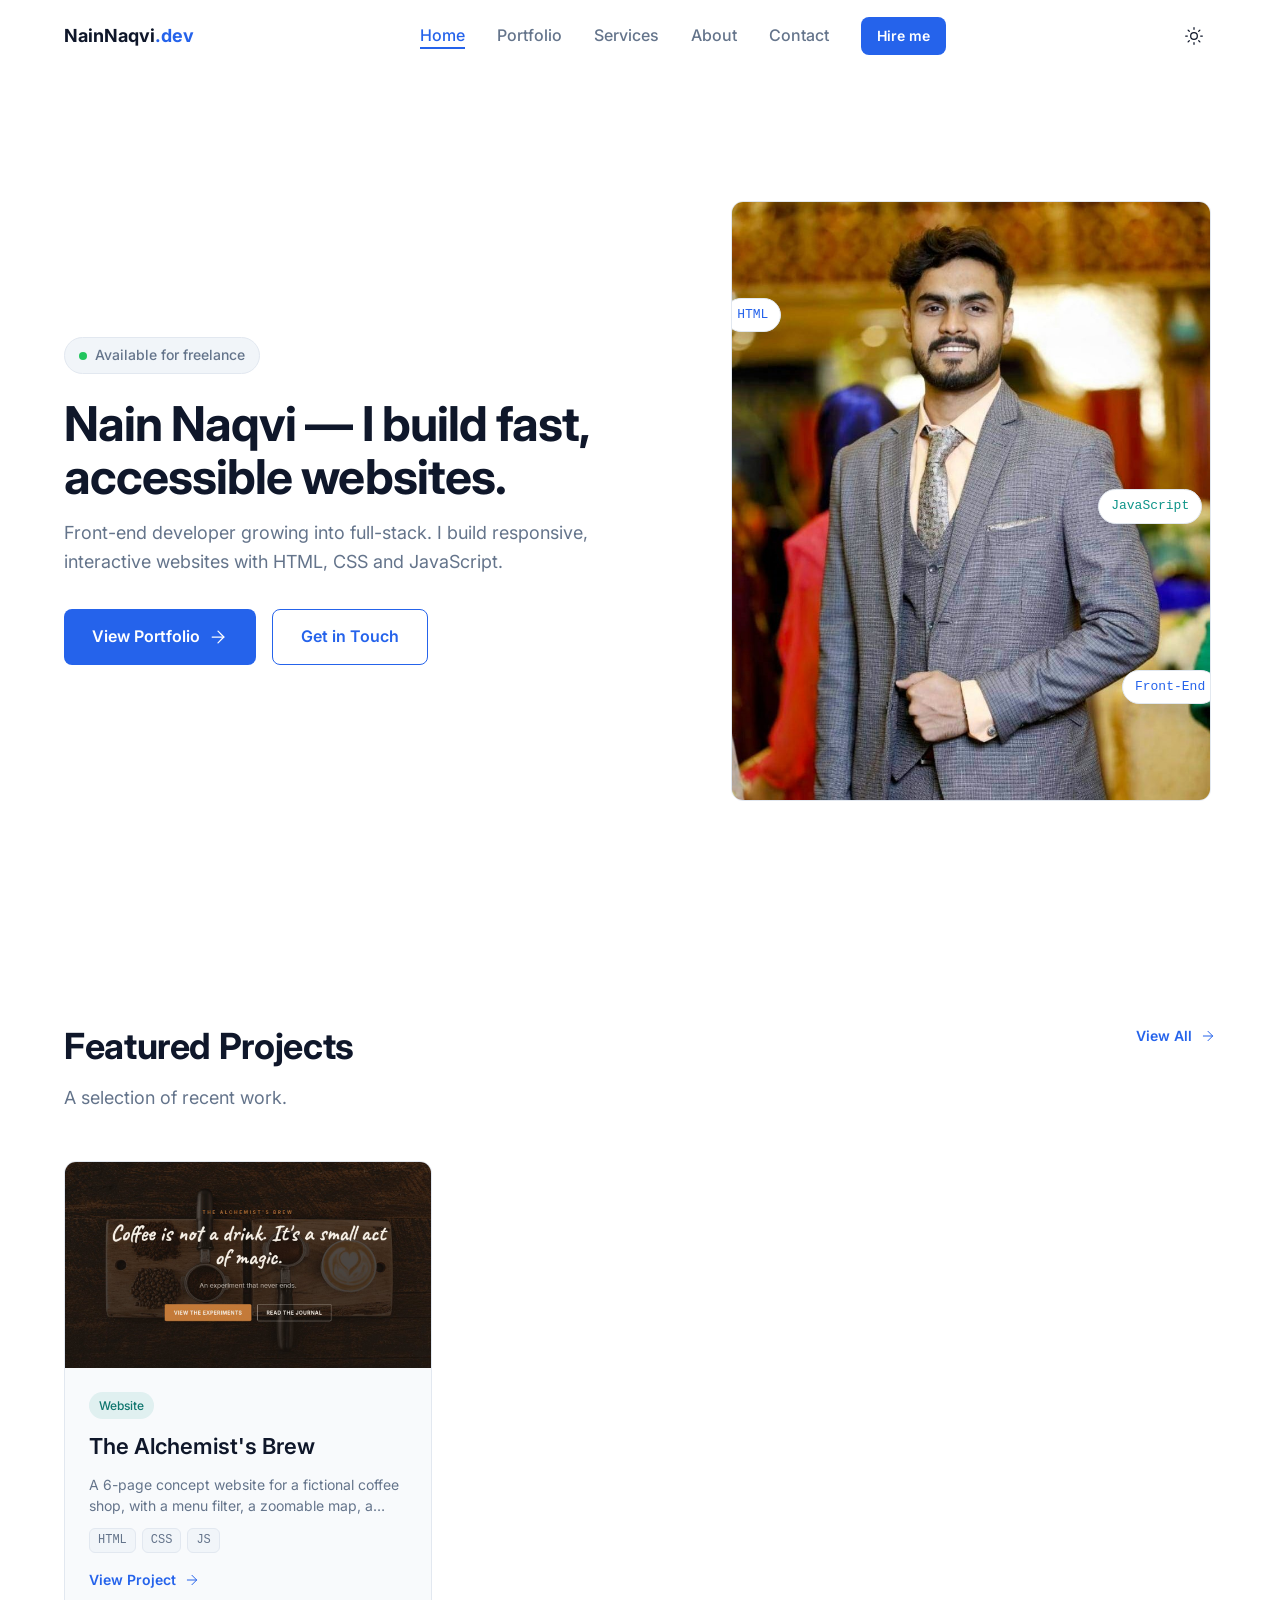
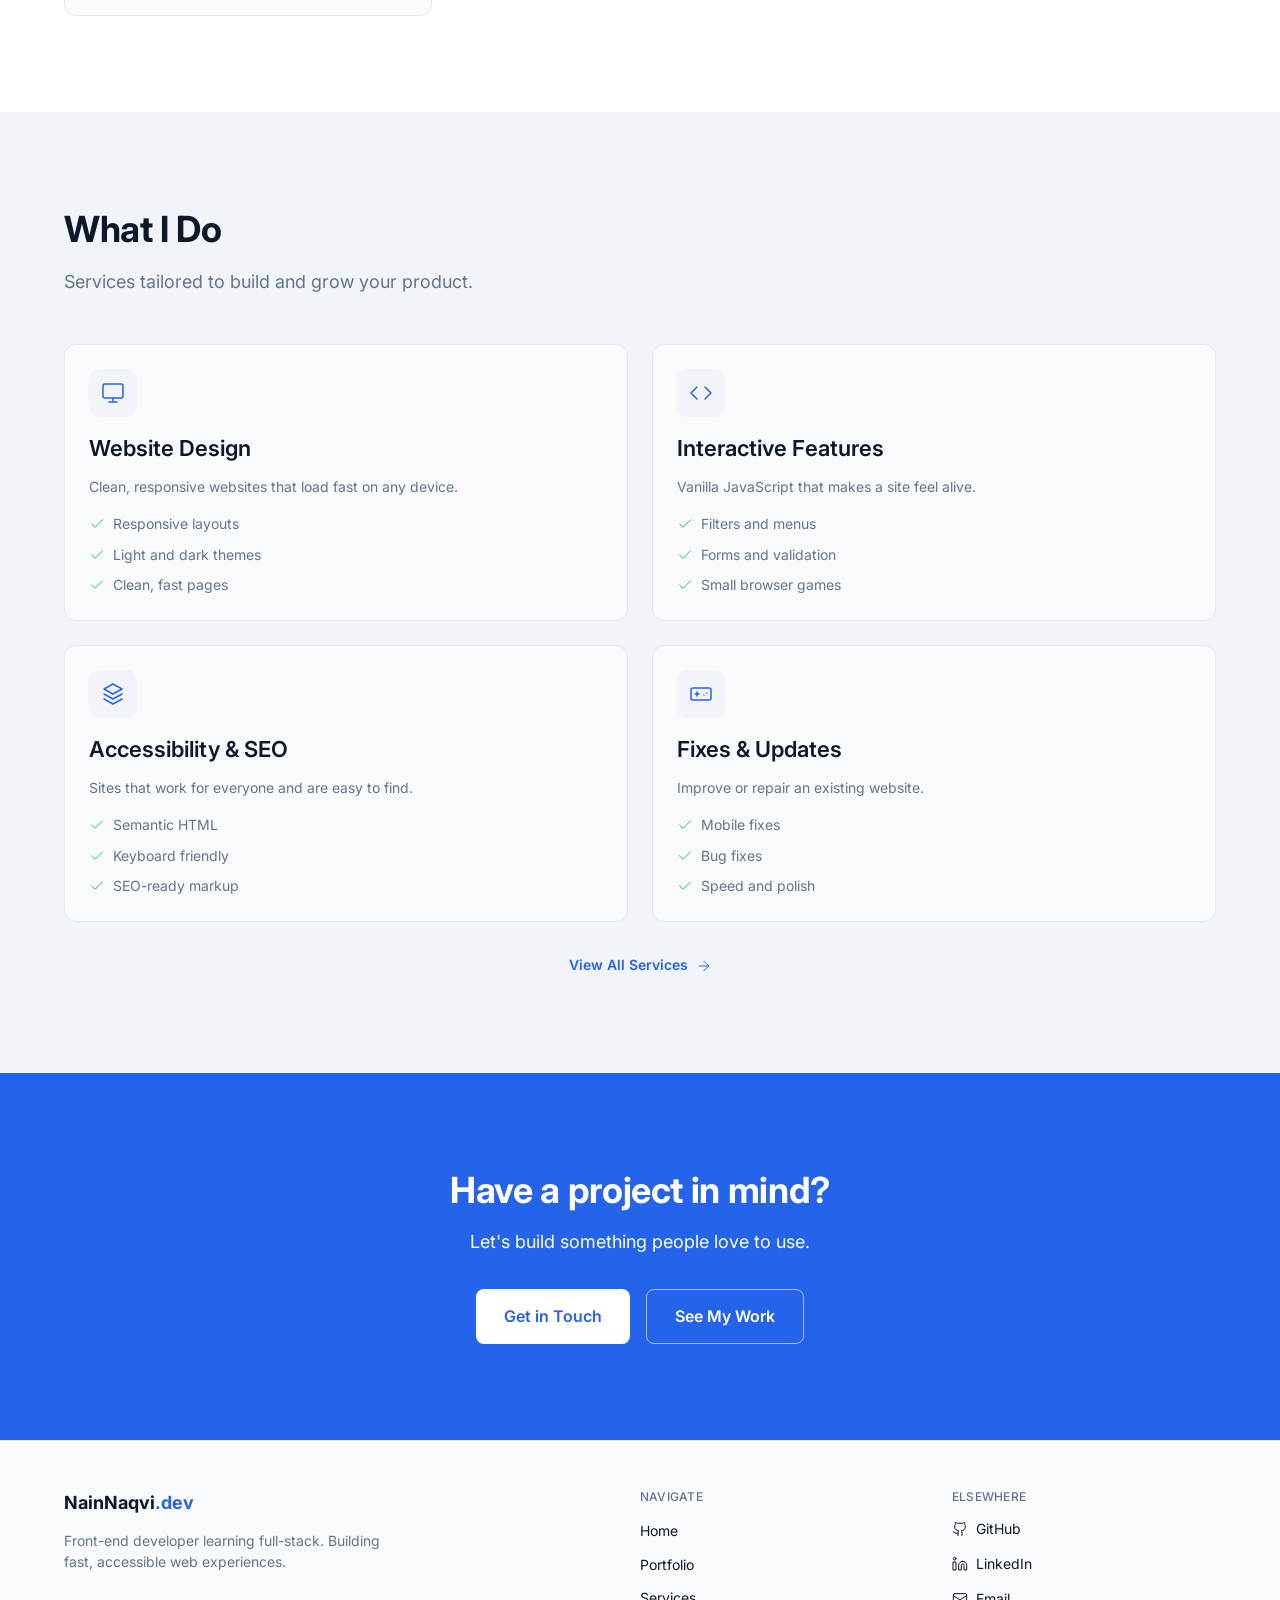
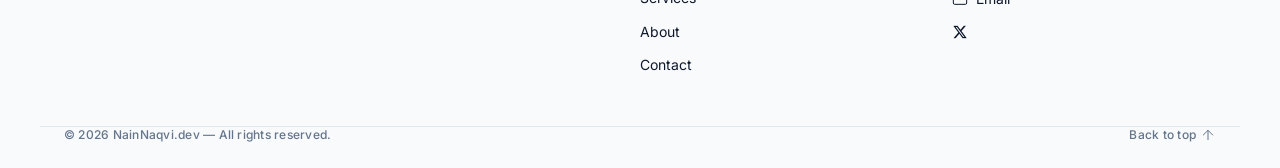
<file: index.html>
<!DOCTYPE html>
<html lang="en" data-theme="light">

<!-- ============================================================
     HEAD
     ============================================================ -->
<head>
  <meta charset="UTF-8">
  <meta name="viewport" content="width=device-width, initial-scale=1.0">
  <title>Nain Naqvi — Front-End Developer</title>

  <link rel="icon" href="data:image/svg+xml,<svg xmlns='http://www.w3.org/2000/svg' viewBox='0 0 100 100'><rect width='100' height='100' rx='20' fill='%232563EB'/><text x='50' y='68' font-family='Arial,sans-serif' font-size='52' font-weight='700' fill='white' text-anchor='middle'>N</text></svg>">

  <meta name="description" content="Front-end developer building fast, accessible websites, and growing into full-stack.">
  <!-- Social Preview Tags (Open Graph & Twitter) -->
<meta property="og:type" content="website">
<meta property="og:title" content="Nain Naqvi — Web Developer">
<meta property="og:description" content="Front-end developer building fast, accessible websites, and growing into full-stack.">
<meta property="og:url" content="https://nainnaqvi-dev.github.io/Portfolio-website/">
<meta property="og:image" content="https://images.unsplash.com/photo-1498050108023-c5249f4df085?w=1200&h=630&fit=crop">

<meta name="twitter:card" content="summary_large_image">
<meta name="twitter:title" content="Nain Naqvi — Web Developer">
<meta name="twitter:description" content="Front-end developer building fast, accessible websites, and growing into full-stack.">
<meta name="twitter:image" content="https://images.unsplash.com/photo-1498050108023-c5249f4df085?w=1200&h=630&fit=crop">
  <link rel="preconnect" href="https://fonts.googleapis.com">
  <link rel="preconnect" href="https://fonts.gstatic.com" crossorigin>
  <link href="https://fonts.googleapis.com/css2?family=Inter:wght@400;500;600;700&display=swap" rel="stylesheet">

  <!-- ============================================================
       EXTERNAL STYLESHEET
       ============================================================ -->

   <link rel="stylesheet" href="stylesheet.css">
   <!-- Anti-flash script: Apply theme before page renders -->
<script>
  document.documentElement.classList.add('js');
  try {
    if (localStorage.getItem('theme') === 'dark') {
      document.documentElement.setAttribute('data-theme', 'dark');
    }
  } catch (e) {}
</script>

</head>

<!-- ============================================================
     BODY
     ============================================================ -->
<body>

  <!-- ============================================================
       SKIP LINK (Accessibility)
       ============================================================ -->
  <a href="#main-content" class="skip-link">Skip to main content</a>

  <!-- ============================================================
       SVG SPRITE (ICONS + PROJECT PREVIEWS)
       ============================================================ -->
  <svg xmlns="http://www.w3.org/2000/svg" style="display:none" aria-hidden="true">

    <!-- ===== ICONS ===== -->
    <symbol id="i-sun" viewBox="0 0 24 24">
      <circle cx="12" cy="12" r="4"/>
      <path d="M12 2v2M12 20v2M4.93 4.93l1.41 1.41M17.66 17.66l1.41 1.41M2 12h2M20 12h2M6.34 17.66l-1.41 1.41M19.07 4.93l-1.41 1.41"/>
    </symbol>

    <symbol id="i-moon" viewBox="0 0 24 24">
      <path d="M21 12.79A9 9 0 1 1 11.21 3 7 7 0 0 0 21 12.79z"/>
    </symbol>

    <symbol id="i-menu" viewBox="0 0 24 24">
      <path d="M4 6h16M4 12h16M4 18h16"/>
    </symbol>

    <symbol id="i-x" viewBox="0 0 24 24">
      <path d="M18 6 6 18M6 6l12 12"/>
    </symbol>

    <symbol id="i-arrow-right" viewBox="0 0 24 24">
      <path d="M5 12h14"/>
      <path d="m12 5 7 7-7 7"/>
    </symbol>

    <symbol id="i-arrow-up" viewBox="0 0 24 24">
      <path d="m5 12 7-7 7 7M12 19V5"/>
    </symbol>

    <symbol id="i-monitor" viewBox="0 0 24 24">
      <rect x="2" y="3" width="20" height="14" rx="2"/>
      <path d="M8 21h8M12 17v4"/>
    </symbol>

    <symbol id="i-layers" viewBox="0 0 24 24">
      <path d="m12 2 9 5-9 5-9-5 9-5z"/>
      <path d="m3 12 9 5 9-5"/>
      <path d="m3 17 9 5 9-5"/>
    </symbol>

    <symbol id="i-code" viewBox="0 0 24 24">
      <path d="m16 18 6-6-6-6M8 6l-6 6 6 6"/>
    </symbol>

    <symbol id="i-gamepad" viewBox="0 0 24 24">
      <line x1="6" y1="12" x2="10" y2="12"/>
      <line x1="8" y1="10" x2="8" y2="14"/>
      <line x1="15" y1="13" x2="15.01" y2="13"/>
      <line x1="18" y1="11" x2="18.01" y2="11"/>
      <rect x="2" y="6" width="20" height="12" rx="2"/>
    </symbol>

    <symbol id="i-check" viewBox="0 0 24 24">
      <path d="M20 6 9 17l-5-5"/>
    </symbol>

    <symbol id="i-github" viewBox="0 0 24 24">
      <path d="M15 22v-4a4.8 4.8 0 0 0-1-3.5c3 0 6-2 6-5.5.08-1.25-.27-2.48-1-3.5.28-1.15.28-2.35 0-3.5 0 0-1 0-3 1.5-2.64-.5-5.36-.5-8 0C6 2 5 2 5 2c-.3 1.15-.3 2.35 0 3.5A5.4 5.4 0 0 0 4 9c0 3.5 3 5.5 6 5.5-.39.49-.68 1.05-.85 1.65-.17.6-.22 1.23-.15 1.85v4"/>
      <path d="M9 18c-4.51 2-5-2-7-2"/>
    </symbol>

    <symbol id="i-linkedin" viewBox="0 0 24 24">
      <path d="M16 8a6 6 0 0 1 6 6v7h-4v-7a2 2 0 0 0-2-2 2 2 0 0 0-2 2v7h-4v-7a6 6 0 0 1 6-6z"/>
      <rect width="4" height="12" x="2" y="9"/>
      <circle cx="4" cy="4" r="2"/>
    </symbol>

    <symbol id="i-mail" viewBox="0 0 24 24">
      <rect width="20" height="16" x="2" y="4" rx="2"/>
      <path d="m22 7-8.97 5.7a1.94 1.94 0 0 1-2.06 0L2 7"/>
    </symbol>
    
<symbol id="i-twitter" viewBox="0 0 24 24">
  <path d="M18.901 1.153h3.68l-8.04 9.19L24 22.846h-7.406l-5.8-7.584-6.638 7.584H.474l8.6-9.83L0 1.154h7.594l5.243 6.932ZM17.61 20.644h2.039L6.486 3.24H4.298Z"/>
</symbol>

    <!-- ===== PROJECT PREVIEWS ===== -->

    <!-- TaskFlow (teal kanban) -->
    <symbol id="img-taskflow" viewBox="0 0 640 360" preserveAspectRatio="xMidYMid slice">
      <rect width="640" height="360" fill="#0D9488"/>
      <rect x="40" y="40" width="180" height="280" rx="10" fill="#0F766E"/>
      <rect x="230" y="40" width="180" height="220" rx="10" fill="#0F766E"/>
      <rect x="420" y="40" width="180" height="250" rx="10" fill="#0F766E"/>
      <rect x="58" y="58" width="144" height="14" rx="4" fill="#5EEAD4"/>
      <rect x="58" y="86" width="120" height="60" rx="6" fill="#14B8A6"/>
      <rect x="58" y="158" width="144" height="60" rx="6" fill="#14B8A6"/>
      <rect x="58" y="230" width="100" height="60" rx="6" fill="#14B8A6"/>
      <rect x="248" y="58" width="144" height="14" rx="4" fill="#5EEAD4"/>
      <rect x="248" y="86" width="144" height="60" rx="6" fill="#14B8A6"/>
      <rect x="248" y="158" width="120" height="60" rx="6" fill="#14B8A6"/>
      <rect x="438" y="58" width="144" height="14" rx="4" fill="#5EEAD4"/>
      <rect x="438" y="86" width="144" height="60" rx="6" fill="#14B8A6"/>
    </symbol>

    <!-- Lumen (blue marketing page) -->
    <symbol id="img-lumen" viewBox="0 0 640 360" preserveAspectRatio="xMidYMid slice">
      <rect width="640" height="360" fill="#2563EB"/>
      <rect x="0" y="0" width="640" height="40" fill="#1D4ED8"/>
      <circle cx="24" cy="20" r="6" fill="#93C5FD"/>
      <rect x="48" y="14" width="60" height="12" rx="3" fill="#DBEAFE"/>
      <rect x="520" y="14" width="40" height="12" rx="3" fill="#DBEAFE"/>
      <rect x="572" y="14" width="44" height="12" rx="3" fill="#DBEAFE"/>
      <rect x="60" y="80" width="280" height="20" rx="4" fill="#FFFFFF"/>
      <rect x="60" y="110" width="240" height="20" rx="4" fill="#FFFFFF"/>
      <rect x="60" y="150" width="200" height="12" rx="3" fill="#BFDBFE"/>
      <rect x="60" y="170" width="180" height="12" rx="3" fill="#BFDBFE"/>
      <rect x="60" y="210" width="100" height="32" rx="6" fill="#FFFFFF"/>
      <rect x="380" y="80" width="200" height="160" rx="12" fill="#1D4ED8"/>
      <circle cx="480" cy="150" r="40" fill="#60A5FA"/>
      <rect x="60" y="290" width="120" height="40" rx="6" fill="#1D4ED8"/>
      <rect x="200" y="290" width="120" height="40" rx="6" fill="#1D4ED8"/>
      <rect x="340" y="290" width="120" height="40" rx="6" fill="#1D4ED8"/>
    </symbol>

    <!-- Pixel Runner (dark game) -->
    <symbol id="img-pixelrunner" viewBox="0 0 640 360" preserveAspectRatio="xMidYMid slice">
      <rect width="640" height="360" fill="#0F172A"/>
      <rect x="0" y="300" width="640" height="60" fill="#1E293B"/>
      <g fill="#3B82F6">
        <rect x="60" y="60" width="4" height="4"/>
        <rect x="120" y="90" width="4" height="4"/>
        <rect x="200" y="50" width="4" height="4"/>
        <rect x="300" y="100" width="4" height="4"/>
        <rect x="420" y="70" width="4" height="4"/>
        <rect x="520" y="110" width="4" height="4"/>
        <rect x="580" y="60" width="4" height="4"/>
        <rect x="350" y="40" width="4" height="4"/>
      </g>
      <g fill="#334155">
        <rect x="0" y="280" width="40" height="20"/>
        <rect x="80" y="280" width="40" height="20"/>
        <rect x="160" y="280" width="40" height="20"/>
        <rect x="240" y="280" width="40" height="20"/>
        <rect x="320" y="280" width="40" height="20"/>
        <rect x="400" y="280" width="40" height="20"/>
        <rect x="480" y="280" width="40" height="20"/>
        <rect x="560" y="280" width="40" height="20"/>
      </g>
      <rect x="80" y="230" width="40" height="50" fill="#3B82F6"/>
      <rect x="90" y="240" width="8" height="8" fill="#FFFFFF"/>
      <rect x="104" y="240" width="8" height="8" fill="#FFFFFF"/>
      <rect x="360" y="250" width="24" height="30" fill="#F59E0B"/>
      <rect x="366" y="256" width="12" height="6" fill="#FBBF24"/>
      <circle cx="260" cy="220" r="12" fill="#FBBF24"/>
      <circle cx="260" cy="220" r="6" fill="#F59E0B"/>
    </symbol>

  </svg>

  <!-- ============================================================
       NAVBAR
       ============================================================ -->
  <header class="navbar" id="navbar">

    <!-- Navbar: brand, desktop links, actions -->
    <div class="container navbar__inner">

      <!-- Brand / logo -->
   <a href="index.html" class="navbar__brand">NainNaqvi<span>.dev</span></a>

      <!-- Desktop navigation -->
      <nav class="nav-desktop" aria-label="Primary">
        <a href="index.html" class="nav-link" aria-current="page">Home</a>
        <a href="portfolio.html" class="nav-link">Portfolio</a>
        <a href="services.html" class="nav-link">Services</a>
        <a href="about.html" class="nav-link">About</a>
        <a href="contact.html" class="nav-link">Contact</a>
        <a href="contact.html" class="btn btn-primary btn-sm">Hire me</a>
      </nav>

      <!-- Navbar actions: mobile menu toggle + theme toggle -->
      <div class="navbar__actions">
        <button class="icon-btn nav-toggle" id="navToggle" aria-label="Open menu" aria-expanded="false">
          <svg class="icon icon-md" id="navToggleIcon" aria-hidden="true"><use href="#i-menu"/></svg>
        </button>
        <button class="icon-btn theme-toggle" id="themeToggle" aria-label="Toggle theme">
          <svg class="icon icon-md icon-sun" aria-hidden="true"><use href="#i-sun"/></svg>
          <svg class="icon icon-md icon-moon" aria-hidden="true"><use href="#i-moon"/></svg>
        </button>
      </div>

    </div>

    <!-- Mobile menu -->
    <div class="mobile-menu" id="mobileMenu">
      <a href="index.html" class="nav-link" aria-current="page">Home</a>
      <a href="portfolio.html" class="nav-link">Portfolio</a>
      <a href="services.html" class="nav-link">Services</a>
      <a href="about.html" class="nav-link">About</a>
      <a href="contact.html" class="nav-link">Contact</a>
      <a href="contact.html" class="btn btn-primary">Hire me</a>
    </div>

  </header>

  <!-- ============================================================
       MAIN CONTENT
       ============================================================ -->
  <main id="main-content">

    <!-- ===== 1. HERO ===== -->
    <section class="hero section" id="home">
      <div class="container hero__grid">

        <!-- Hero: text content -->
        <div class="hero__content reveal">
          <div class="hero__status">
            <span class="status-dot"></span>Available for freelance
          </div>
          <h1 class="h1">Nain Naqvi — I build fast, accessible websites.</h1>
          <p class="body-lg hero__sub">Front-end developer growing into full-stack. I build responsive, interactive websites with HTML, CSS and JavaScript.</p>
          <div class="hero__cta">
            <a href="portfolio.html" class="btn btn-primary btn-lg">
              View Portfolio
              <svg class="icon icon-md" aria-hidden="true"><use href="#i-arrow-right"/></svg>
            </a>
            <a href="contact.html" class="btn btn-outline btn-lg">Get in Touch</a>
          </div>
        </div>

        <!-- Hero: portrait illustration + floating tags -->
        <div class="hero__media reveal">
          <div class="hero__photo">
            <img src="hero.jpg" width="853" height="1066" alt="Portrait of Syed Hasnain Raza Naqvi" fetchpriority="high">
            <span class="float-tag float-tag--1">HTML</span>
            <span class="float-tag float-tag--2">JavaScript</span>
            <span class="float-tag float-tag--3">Front-End</span>
          </div>
        </div>

      </div>
    </section>

    <!-- ===== 2. FEATURED PROJECTS ===== -->
    <section class="section" id="portfolio">
      <div class="container">

        <!-- Section heading -->
        <div class="section-head section-head--row reveal">
          <div>
            <h2 class="h2">Featured Projects</h2>
            <p class="body-lg text-muted">A selection of recent work.</p>
          </div>
          <a href="portfolio.html" class="btn-text">
            View All
            <svg class="icon icon-sm" aria-hidden="true"><use href="#i-arrow-right"/></svg>
          </a>
        </div>

        <!-- Project cards -->
        <div class="card-grid">

          <!-- Project 1: The Alchemist's Brew -->
<article class="card project-card reveal">
  <div class="project-card__media">
    <img src="alchemists-brew-preview.jpg" width="1280" height="720" alt="The Alchemist's Brew home page: a coffee-shop concept website with a hero photo of coffee beans, an espresso portafilter and a latte" style="width:100%;height:100%;object-fit:cover;display:block;" loading="lazy">
  </div>
  <div class="project-card__body">
    <span class="tag">Website</span>
    <h3 class="h4">The Alchemist's Brew</h3>
    <p class="small text-muted clamp-2">A 6-page concept website for a fictional coffee shop, with a menu filter, a zoomable map, a guestbook and a daily guessing game. Built with plain HTML, CSS, and vanilla JS.</p>
    <div class="tech-badges">
      <span class="tech-badge">HTML</span>
      <span class="tech-badge">CSS</span>
      <span class="tech-badge">JS</span>
    </div>
    <a href="project1.html" class="btn-text">
      View Project
      <svg class="icon icon-sm" aria-hidden="true"><use href="#i-arrow-right"/></svg>
    </a>
  </div>
</article>

        </div>
      </div>
    </section>

    <!-- ===== 3. SERVICES ===== -->
    <section class="section section--alt" id="services">
      <div class="container">

        <!-- Section heading -->
        <div class="section-head reveal">
          <h2 class="h2">What I Do</h2>
          <p class="body-lg text-muted">Services tailored to build and grow your product.</p>
        </div>

        <!-- Service cards -->
        <div class="card-grid card-grid--services">

          <!-- Service 1: Website Design -->
          <article class="card service-card reveal">
  <div class="service-card__icon">
    <svg class="icon" aria-hidden="true"><use href="#i-monitor"/></svg>
  </div>
  <h3 class="h4">Website Design</h3>
  <p class="small text-muted">Clean, responsive websites that load fast on any device.</p>
  <ul class="checklist">
    <li><svg class="icon icon-sm" aria-hidden="true"><use href="#i-check"/></svg> Responsive layouts</li>
    <li><svg class="icon icon-sm" aria-hidden="true"><use href="#i-check"/></svg> Light and dark themes</li>
    <li><svg class="icon icon-sm" aria-hidden="true"><use href="#i-check"/></svg> Clean, fast pages</li>
  </ul>
</article>

<article class="card service-card reveal">
  <div class="service-card__icon">
    <svg class="icon" aria-hidden="true"><use href="#i-code"/></svg>
  </div>
  <h3 class="h4">Interactive Features</h3>
  <p class="small text-muted">Vanilla JavaScript that makes a site feel alive.</p>
  <ul class="checklist">
    <li><svg class="icon icon-sm" aria-hidden="true"><use href="#i-check"/></svg> Filters and menus</li>
    <li><svg class="icon icon-sm" aria-hidden="true"><use href="#i-check"/></svg> Forms and validation</li>
    <li><svg class="icon icon-sm" aria-hidden="true"><use href="#i-check"/></svg> Small browser games</li>
  </ul>
</article>

<article class="card service-card reveal">
  <div class="service-card__icon">
    <svg class="icon" aria-hidden="true"><use href="#i-layers"/></svg>
  </div>
  <h3 class="h4">Accessibility &amp; SEO</h3>
  <p class="small text-muted">Sites that work for everyone and are easy to find.</p>
  <ul class="checklist">
    <li><svg class="icon icon-sm" aria-hidden="true"><use href="#i-check"/></svg> Semantic HTML</li>
    <li><svg class="icon icon-sm" aria-hidden="true"><use href="#i-check"/></svg> Keyboard friendly</li>
    <li><svg class="icon icon-sm" aria-hidden="true"><use href="#i-check"/></svg> SEO-ready markup</li>
  </ul>
</article>

<article class="card service-card reveal">
  <div class="service-card__icon">
    <svg class="icon" aria-hidden="true"><use href="#i-gamepad"/></svg>
  </div>
  <h3 class="h4">Fixes &amp; Updates</h3>
  <p class="small text-muted">Improve or repair an existing website.</p>
  <ul class="checklist">
    <li><svg class="icon icon-sm" aria-hidden="true"><use href="#i-check"/></svg> Mobile fixes</li>
    <li><svg class="icon icon-sm" aria-hidden="true"><use href="#i-check"/></svg> Bug fixes</li>
    <li><svg class="icon icon-sm" aria-hidden="true"><use href="#i-check"/></svg> Speed and polish</li>
  </ul>
</article>

        </div>

        <div class="services-cta">
          <a href="services.html" class="btn-text">
            View All Services
            <svg class="icon icon-sm" aria-hidden="true"><use href="#i-arrow-right"/></svg>
          </a>
        </div>

      </div>
    </section>



    <!-- ===== 4. CTA BANNER ===== -->
    <section class="cta-banner" id="contact">
      <div class="container cta-banner__inner reveal">
        <h2 class="h2">Have a project in mind?</h2>
        <p class="body-lg">Let's build something people love to use.</p>
        <div class="cta-banner__actions">
          <a href="mailto:Nainnaqvi97@gmail.com" class="btn btn-lg cta-btn-light">Get in Touch</a>
          <a href="portfolio.html" class="btn btn-outline btn-lg cta-btn-outline">See My Work</a>
        </div>
      </div>
    </section>

  </main>

  <!-- ============================================================
       FOOTER
       ============================================================ -->
  <footer class="footer">

    <!-- Footer: brand, navigation, social links -->
    <div class="container footer__grid">

      <!-- Footer column: brand + tagline -->
      <div>
        <a href="index.html" class="navbar__brand">NainNaqvi<span>.dev</span></a>
        <p class="small text-muted footer__tag">Front-end developer learning full-stack. Building fast, accessible web experiences.</p>
      </div>

      <!-- Footer column: navigation links -->
      <div>
        <h4 class="caption footer__heading">Navigate</h4>
        <ul class="footer__links">
          <li><a href="index.html">Home</a></li>
          <li><a href="portfolio.html">Portfolio</a></li>
          <li><a href="services.html">Services</a></li>
          <li><a href="about.html">About</a></li>
          <li><a href="contact.html">Contact</a></li>
        </ul>
      </div>

      <!-- Footer column: social links -->
      <div>
        <h4 class="caption footer__heading">Elsewhere</h4>
<ul class="footer__links footer__social">
  <li><a href="https://github.com/NainNaqvi-dev" target="_blank" rel="noopener noreferrer"><svg class="icon icon-sm" aria-hidden="true"><use href="#i-github"/></svg> GitHub</a></li>
  <li><a href="https://www.linkedin.com/in/nain-naqvi-898224426/" target="_blank" rel="noopener noreferrer"><svg class="icon icon-sm" aria-hidden="true"><use href="#i-linkedin"/></svg> LinkedIn</a></li>
  <li><a href="mailto:Nainnaqvi97@gmail.com"><svg class="icon icon-sm" aria-hidden="true"><use href="#i-mail"/></svg> Email</a></li>
  <li><a href="https://x.com/NainNaqvidev" target="_blank" rel="noopener noreferrer" aria-label="X"><svg class="icon icon-sm" aria-hidden="true"><use href="#i-twitter"/></svg></a></li>
</ul>
      </div>

    </div>

    <!-- Footer bottom bar: copyright + back to top -->
    <div class="container footer__bottom">
      <span class="caption text-muted">© 2026 NainNaqvi.dev — All rights reserved.</span>
      <a href="#" class="caption footer__top">
        Back to top
        <svg class="icon icon-sm" aria-hidden="true"><use href="#i-arrow-up"/></svg>
      </a>
    </div>
  </footer>

  <!-- ============================================================
       EXTERNAL SCRIPT
       ============================================================ -->

       <script src="main.js"></script>

</body>
</html>
</file>
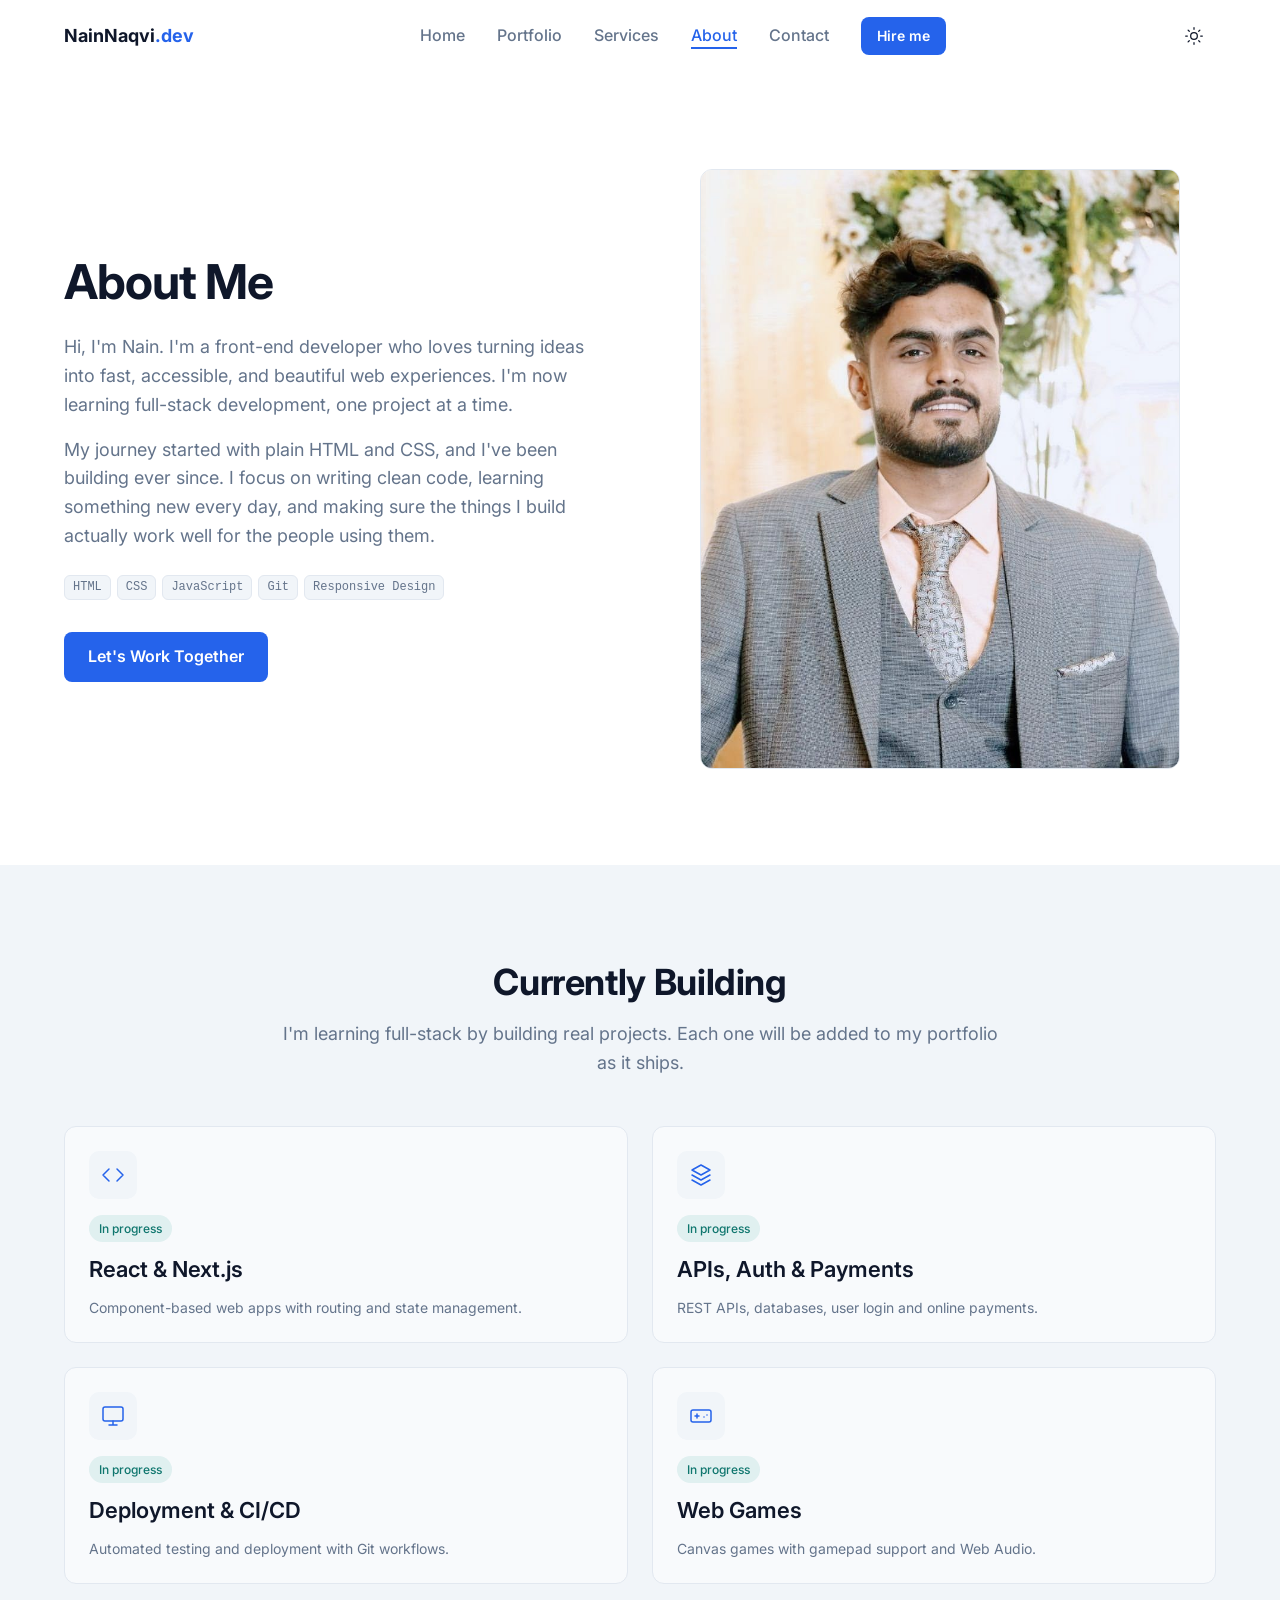
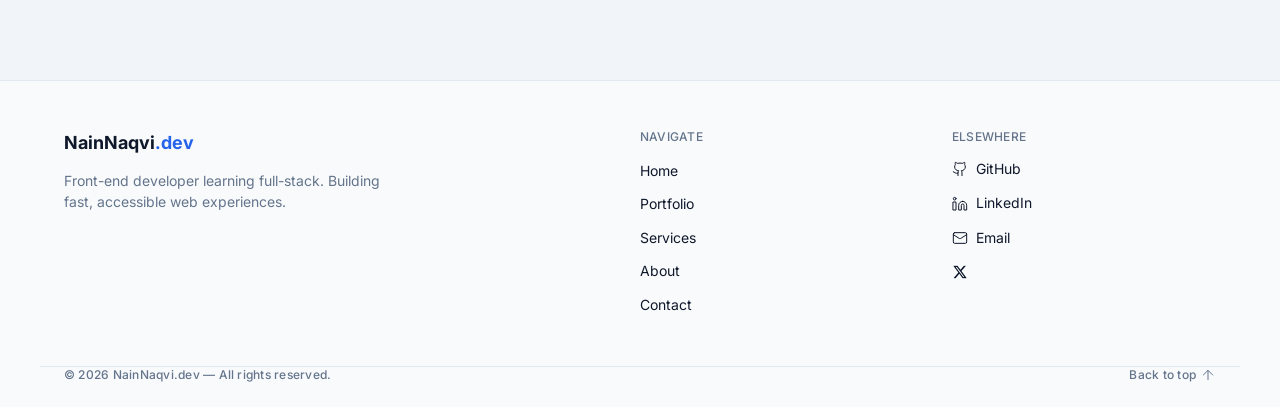
<file: about.html>
<!DOCTYPE html>
<html lang="en" data-theme="light">

<!-- ============================================================
     HEAD
     ============================================================ -->
<head>
  <meta charset="UTF-8">
  <meta name="viewport" content="width=device-width, initial-scale=1.0">
  <title>About — NainNaqvi.dev</title>
  <meta name="description" content="Learn more about Syed Hasnain Raza Naqvi (Nain), a front-end developer building fast, accessible web experiences and growing into full-stack.">
  <!-- Social Preview Tags (Open Graph & Twitter) -->
<meta property="og:type" content="website">
<meta property="og:title" content="About — NainNaqvi.dev">
<meta property="og:description" content="Front-end developer building fast, accessible websites, and growing into full-stack.">
<meta property="og:image" content="https://images.unsplash.com/photo-1498050108023-c5249f4df085?w=1200&h=630&fit=crop">

<meta name="twitter:card" content="summary_large_image">
<meta name="twitter:title" content="About — NainNaqvi.dev">
<meta name="twitter:description" content="Front-end developer building fast, accessible websites, and growing into full-stack.">
<meta name="twitter:image" content="https://images.unsplash.com/photo-1498050108023-c5249f4df085?w=1200&h=630&fit=crop">
  <link rel="icon" href="data:image/svg+xml,<svg xmlns='http://www.w3.org/2000/svg' viewBox='0 0 100 100'><rect width='100' height='100' rx='20' fill='%232563EB'/><text x='50' y='68' font-family='Arial,sans-serif' font-size='52' font-weight='700' fill='white' text-anchor='middle'>N</text></svg>">
  <link rel="preconnect" href="https://fonts.googleapis.com">
  <link rel="preconnect" href="https://fonts.gstatic.com" crossorigin>
  <link href="https://fonts.googleapis.com/css2?family=Inter:wght@400;500;600;700&display=swap" rel="stylesheet">

  <!-- ============================================================
       EXTERNAL STYLESHEET
       ============================================================ -->

   <link rel="stylesheet" href="stylesheet.css">
   <!-- Anti-flash script: Apply theme before page renders -->
<script>
  document.documentElement.classList.add('js');
  try {
    if (localStorage.getItem('theme') === 'dark') {
      document.documentElement.setAttribute('data-theme', 'dark');
    }
  } catch (e) {}
</script>

</head>

<!-- ============================================================
     BODY
     ============================================================ -->
<body>
  <a href="#main-content" class="skip-link">Skip to main content</a>

  <!-- ============================================================
       SVG SPRITE (ICONS + PROJECT PREVIEWS)
       ============================================================ -->
  <svg xmlns="http://www.w3.org/2000/svg" style="display:none" aria-hidden="true">

    <!-- ===== ICONS ===== -->
    <symbol id="i-sun" viewBox="0 0 24 24">
      <circle cx="12" cy="12" r="4"/>
      <path d="M12 2v2M12 20v2M4.93 4.93l1.41 1.41M17.66 17.66l1.41 1.41M2 12h2M20 12h2M6.34 17.66l-1.41 1.41M19.07 4.93l-1.41 1.41"/>
    </symbol>

    <symbol id="i-moon" viewBox="0 0 24 24">
      <path d="M21 12.79A9 9 0 1 1 11.21 3 7 7 0 0 0 21 12.79z"/>
    </symbol>

    <symbol id="i-menu" viewBox="0 0 24 24">
      <path d="M4 6h16M4 12h16M4 18h16"/>
    </symbol>

    <symbol id="i-x" viewBox="0 0 24 24">
      <path d="M18 6 6 18M6 6l12 12"/>
    </symbol>

    <symbol id="i-arrow-right" viewBox="0 0 24 24">
      <path d="M5 12h14"/>
      <path d="m12 5 7 7-7 7"/>
    </symbol>

    <symbol id="i-arrow-up" viewBox="0 0 24 24">
      <path d="m5 12 7-7 7 7M12 19V5"/>
    </symbol>

    <symbol id="i-monitor" viewBox="0 0 24 24">
      <rect x="2" y="3" width="20" height="14" rx="2"/>
      <path d="M8 21h8M12 17v4"/>
    </symbol>

    <symbol id="i-layers" viewBox="0 0 24 24">
      <path d="m12 2 9 5-9 5-9-5 9-5z"/>
      <path d="m3 12 9 5 9-5"/>
      <path d="m3 17 9 5 9-5"/>
    </symbol>

    <symbol id="i-code" viewBox="0 0 24 24">
      <path d="m16 18 6-6-6-6M8 6l-6 6 6 6"/>
    </symbol>

    <symbol id="i-gamepad" viewBox="0 0 24 24">
      <line x1="6" y1="12" x2="10" y2="12"/>
      <line x1="8" y1="10" x2="8" y2="14"/>
      <line x1="15" y1="13" x2="15.01" y2="13"/>
      <line x1="18" y1="11" x2="18.01" y2="11"/>
      <rect x="2" y="6" width="20" height="12" rx="2"/>
    </symbol>

    <symbol id="i-check" viewBox="0 0 24 24">
      <path d="M20 6 9 17l-5-5"/>
    </symbol>

    <symbol id="i-github" viewBox="0 0 24 24">
      <path d="M15 22v-4a4.8 4.8 0 0 0-1-3.5c3 0 6-2 6-5.5.08-1.25-.27-2.48-1-3.5.28-1.15.28-2.35 0-3.5 0 0-1 0-3 1.5-2.64-.5-5.36-.5-8 0C6 2 5 2 5 2c-.3 1.15-.3 2.35 0 3.5A5.4 5.4 0 0 0 4 9c0 3.5 3 5.5 6 5.5-.39.49-.68 1.05-.85 1.65-.17.6-.22 1.23-.15 1.85v4"/>
      <path d="M9 18c-4.51 2-5-2-7-2"/>
    </symbol>

    <symbol id="i-linkedin" viewBox="0 0 24 24">
      <path d="M16 8a6 6 0 0 1 6 6v7h-4v-7a2 2 0 0 0-2-2 2 2 0 0 0-2 2v7h-4v-7a6 6 0 0 1 6-6z"/>
      <rect width="4" height="12" x="2" y="9"/>
      <circle cx="4" cy="4" r="2"/>
    </symbol>

    <symbol id="i-mail" viewBox="0 0 24 24">
      <rect width="20" height="16" x="2" y="4" rx="2"/>
      <path d="m22 7-8.97 5.7a1.94 1.94 0 0 1-2.06 0L2 7"/>
    </symbol>
    
    <symbol id="i-twitter" viewBox="0 0 24 24">
  <path d="M18.901 1.153h3.68l-8.04 9.19L24 22.846h-7.406l-5.8-7.584-6.638 7.584H.474l8.6-9.83L0 1.154h7.594l5.243 6.932ZM17.61 20.644h2.039L6.486 3.24H4.298Z"/>
</symbol>

    <!-- ===== PROJECT PREVIEWS ===== -->

    <!-- TaskFlow (teal kanban) -->
    <symbol id="img-taskflow" viewBox="0 0 640 360" preserveAspectRatio="xMidYMid slice">
      <rect width="640" height="360" fill="#0D9488"/>
      <rect x="40" y="40" width="180" height="280" rx="10" fill="#0F766E"/>
      <rect x="230" y="40" width="180" height="220" rx="10" fill="#0F766E"/>
      <rect x="420" y="40" width="180" height="250" rx="10" fill="#0F766E"/>
      <rect x="58" y="58" width="144" height="14" rx="4" fill="#5EEAD4"/>
      <rect x="58" y="86" width="120" height="60" rx="6" fill="#14B8A6"/>
      <rect x="58" y="158" width="144" height="60" rx="6" fill="#14B8A6"/>
      <rect x="58" y="230" width="100" height="60" rx="6" fill="#14B8A6"/>
      <rect x="248" y="58" width="144" height="14" rx="4" fill="#5EEAD4"/>
      <rect x="248" y="86" width="144" height="60" rx="6" fill="#14B8A6"/>
      <rect x="248" y="158" width="120" height="60" rx="6" fill="#14B8A6"/>
      <rect x="438" y="58" width="144" height="14" rx="4" fill="#5EEAD4"/>
      <rect x="438" y="86" width="144" height="60" rx="6" fill="#14B8A6"/>
    </symbol>

    <!-- Lumen (blue marketing page) -->
    <symbol id="img-lumen" viewBox="0 0 640 360" preserveAspectRatio="xMidYMid slice">
      <rect width="640" height="360" fill="#2563EB"/>
      <rect x="0" y="0" width="640" height="40" fill="#1D4ED8"/>
      <circle cx="24" cy="20" r="6" fill="#93C5FD"/>
      <rect x="48" y="14" width="60" height="12" rx="3" fill="#DBEAFE"/>
      <rect x="520" y="14" width="40" height="12" rx="3" fill="#DBEAFE"/>
      <rect x="572" y="14" width="44" height="12" rx="3" fill="#DBEAFE"/>
      <rect x="60" y="80" width="280" height="20" rx="4" fill="#FFFFFF"/>
      <rect x="60" y="110" width="240" height="20" rx="4" fill="#FFFFFF"/>
      <rect x="60" y="150" width="200" height="12" rx="3" fill="#BFDBFE"/>
      <rect x="60" y="170" width="180" height="12" rx="3" fill="#BFDBFE"/>
      <rect x="60" y="210" width="100" height="32" rx="6" fill="#FFFFFF"/>
      <rect x="380" y="80" width="200" height="160" rx="12" fill="#1D4ED8"/>
      <circle cx="480" cy="150" r="40" fill="#60A5FA"/>
      <rect x="60" y="290" width="120" height="40" rx="6" fill="#1D4ED8"/>
      <rect x="200" y="290" width="120" height="40" rx="6" fill="#1D4ED8"/>
      <rect x="340" y="290" width="120" height="40" rx="6" fill="#1D4ED8"/>
    </symbol>

    <!-- Pixel Runner (dark game) -->
    <symbol id="img-pixelrunner" viewBox="0 0 640 360" preserveAspectRatio="xMidYMid slice">
      <rect width="640" height="360" fill="#0F172A"/>
      <rect x="0" y="300" width="640" height="60" fill="#1E293B"/>
      <g fill="#3B82F6">
        <rect x="60" y="60" width="4" height="4"/>
        <rect x="120" y="90" width="4" height="4"/>
        <rect x="200" y="50" width="4" height="4"/>
        <rect x="300" y="100" width="4" height="4"/>
        <rect x="420" y="70" width="4" height="4"/>
        <rect x="520" y="110" width="4" height="4"/>
        <rect x="580" y="60" width="4" height="4"/>
        <rect x="350" y="40" width="4" height="4"/>
      </g>
      <g fill="#334155">
        <rect x="0" y="280" width="40" height="20"/>
        <rect x="80" y="280" width="40" height="20"/>
        <rect x="160" y="280" width="40" height="20"/>
        <rect x="240" y="280" width="40" height="20"/>
        <rect x="320" y="280" width="40" height="20"/>
        <rect x="400" y="280" width="40" height="20"/>
        <rect x="480" y="280" width="40" height="20"/>
        <rect x="560" y="280" width="40" height="20"/>
      </g>
      <rect x="80" y="230" width="40" height="50" fill="#3B82F6"/>
      <rect x="90" y="240" width="8" height="8" fill="#FFFFFF"/>
      <rect x="104" y="240" width="8" height="8" fill="#FFFFFF"/>
      <rect x="360" y="250" width="24" height="30" fill="#F59E0B"/>
      <rect x="366" y="256" width="12" height="6" fill="#FBBF24"/>
      <circle cx="260" cy="220" r="12" fill="#FBBF24"/>
      <circle cx="260" cy="220" r="6" fill="#F59E0B"/>
    </symbol>

  </svg>

  <!-- ============================================================
       NAVBAR
       ============================================================ -->
  <header class="navbar" id="navbar">

    <!-- Navbar: brand, desktop links, actions -->
    <div class="container navbar__inner">

      <!-- Brand / logo -->
   <a href="index.html" class="navbar__brand">NainNaqvi<span>.dev</span></a>

      <!-- Desktop navigation -->
      <nav class="nav-desktop" aria-label="Primary">
        <a href="index.html" class="nav-link">Home</a>
        <a href="portfolio.html" class="nav-link">Portfolio</a>
        <a href="services.html" class="nav-link">Services</a>
        <a href="about.html" class="nav-link" aria-current="page">About</a>
        <a href="contact.html" class="nav-link">Contact</a>
        <a href="contact.html" class="btn btn-primary btn-sm">Hire me</a>
      </nav>

      <!-- Navbar actions: mobile menu toggle + theme toggle -->
      <div class="navbar__actions">
        <button class="icon-btn nav-toggle" id="navToggle" aria-label="Open menu" aria-expanded="false">
          <svg class="icon icon-md" id="navToggleIcon" aria-hidden="true"><use href="#i-menu"/></svg>
        </button>
        <button class="icon-btn theme-toggle" id="themeToggle" aria-label="Toggle theme">
          <svg class="icon icon-md icon-sun" aria-hidden="true"><use href="#i-sun"/></svg>
          <svg class="icon icon-md icon-moon" aria-hidden="true"><use href="#i-moon"/></svg>
        </button>
      </div>

    </div>

    <!-- Mobile menu -->
    <div class="mobile-menu" id="mobileMenu">
      <a href="index.html" class="nav-link">Home</a>
   <a href="portfolio.html" class="nav-link">Portfolio</a>
      <a href="services.html" class="nav-link">Services</a>
      <a href="about.html" class="nav-link">About</a>
      <a href="contact.html" class="nav-link">Contact</a>
      <a href="contact.html" class="btn btn-primary">Hire me</a>
    </div>

  </header>

  <!-- ============================================================
       MAIN CONTENT
       ============================================================ -->
<main id="main-content">
     <section class="section" id="about">
       <div class="container">
       <div class="about__grid">
       <div class="about__content reveal">
       <h1 class="h1">About Me</h1>
       <p class="body-lg text-muted" style="margin-top: 24px;">
         Hi, I'm Nain. I'm a front-end developer who loves turning ideas into fast, accessible, and beautiful web experiences. I'm now learning full-stack development, one project at a time.
       </p>
       <p class="body-lg text-muted" style="margin-top: 16px;">
         My journey started with plain HTML and CSS, and I've been building ever since. I focus on writing clean code, learning something new every day, and making sure the things I build actually work well for the people using them.
       </p>
       
       <div class="tech-badges" style="margin-top: 24px;">
         <span class="tech-badge">HTML</span>
         <span class="tech-badge">CSS</span>
         <span class="tech-badge">JavaScript</span>
         <span class="tech-badge">Git</span>
         <span class="tech-badge">Responsive Design</span>
       </div>

       <div style="margin-top: 32px;">
         <a href="contact.html" class="btn btn-primary">Let's Work Together</a>
       </div>

       </div>
       
       <div class="about__media reveal">
  <div class="hero__photo">
    <img src="about.jpg" width="803" height="1004" alt="Portrait of Syed Hasnain Raza Naqvi">
  </div>
</div>

          </div>
  </div>
</section>

    <!-- ===== CURRENTLY BUILDING ===== -->
    <section class="section section--alt" id="currently-building">
      <div class="container">

        <div class="section-head reveal" style="text-align: center; max-width: 720px; margin: 0 auto 48px auto;">
          <h2 class="h2">Currently Building</h2>
          <p class="body-lg text-muted">I'm learning full-stack by building real projects. Each one will be added to my portfolio as it ships.</p>
        </div>

        <div class="card-grid card-grid--services">

          <article class="card service-card reveal">
            <div class="service-card__icon">
              <svg class="icon" aria-hidden="true"><use href="#i-code"/></svg>
            </div>
            <span class="tag">In progress</span>
            <h3 class="h4">React &amp; Next.js</h3>
            <p class="small text-muted">Component-based web apps with routing and state management.</p>
          </article>

          <article class="card service-card reveal">
            <div class="service-card__icon">
              <svg class="icon" aria-hidden="true"><use href="#i-layers"/></svg>
            </div>
            <span class="tag">In progress</span>
            <h3 class="h4">APIs, Auth &amp; Payments</h3>
            <p class="small text-muted">REST APIs, databases, user login and online payments.</p>
          </article>

          <article class="card service-card reveal">
            <div class="service-card__icon">
              <svg class="icon" aria-hidden="true"><use href="#i-monitor"/></svg>
            </div>
            <span class="tag">In progress</span>
            <h3 class="h4">Deployment &amp; CI/CD</h3>
            <p class="small text-muted">Automated testing and deployment with Git workflows.</p>
          </article>

          <article class="card service-card reveal">
            <div class="service-card__icon">
              <svg class="icon" aria-hidden="true"><use href="#i-gamepad"/></svg>
            </div>
            <span class="tag">In progress</span>
            <h3 class="h4">Web Games</h3>
            <p class="small text-muted">Canvas games with gamepad support and Web Audio.</p>
          </article>

        </div>
      </div>
    </section>

  </main>

  <!-- ============================================================
       FOOTER
       ============================================================ -->
  <footer class="footer">

    <!-- Footer: brand, navigation, social links -->
    <div class="container footer__grid">

      <!-- Footer column: brand + tagline -->
      <div>
        <a href="index.html" class="navbar__brand">NainNaqvi<span>.dev</span></a>
        <p class="small text-muted footer__tag">Front-end developer learning full-stack. Building fast, accessible web experiences.</p>
      </div>

      <!-- Footer column: navigation links -->
      <div>
        <h4 class="caption footer__heading">Navigate</h4>
        <ul class="footer__links">
  <li><a href="index.html">Home</a></li>
  <li><a href="portfolio.html">Portfolio</a></li>
  <li><a href="services.html">Services</a></li>
  <li><a href="about.html">About</a></li>
  <li><a href="contact.html">Contact</a></li>
</ul>
      </div>

      <!-- Footer column: social links -->
      <div>
        <h4 class="caption footer__heading">Elsewhere</h4>
       <ul class="footer__links footer__social">
  <li><a href="https://github.com/NainNaqvi-dev" target="_blank" rel="noopener noreferrer"><svg class="icon icon-sm" aria-hidden="true"><use href="#i-github"/></svg> GitHub</a></li>
  <li><a href="https://www.linkedin.com/in/nain-naqvi-898224426/" target="_blank" rel="noopener noreferrer"><svg class="icon icon-sm" aria-hidden="true"><use href="#i-linkedin"/></svg> LinkedIn</a></li>
  <li><a href="mailto:Nainnaqvi97@gmail.com"><svg class="icon icon-sm" aria-hidden="true"><use href="#i-mail"/></svg> Email</a></li>
  <li><a href="https://x.com/NainNaqvidev" target="_blank" rel="noopener noreferrer" aria-label="X"><svg class="icon icon-sm" aria-hidden="true"><use href="#i-twitter"/></svg></a></li>
</ul>
      </div>

    </div>

    <!-- Footer bottom bar: copyright + back to top -->
    <div class="container footer__bottom">
      <span class="caption text-muted">© 2026 NainNaqvi.dev — All rights reserved.</span>
      <a href="#" class="caption footer__top">
        Back to top
        <svg class="icon icon-sm" aria-hidden="true"><use href="#i-arrow-up"/></svg>
      </a>
    </div>
  </footer>

  <!-- ============================================================
       EXTERNAL SCRIPT
       ============================================================ -->

       <script src="main.js"></script>

</body>
</html>
</file>
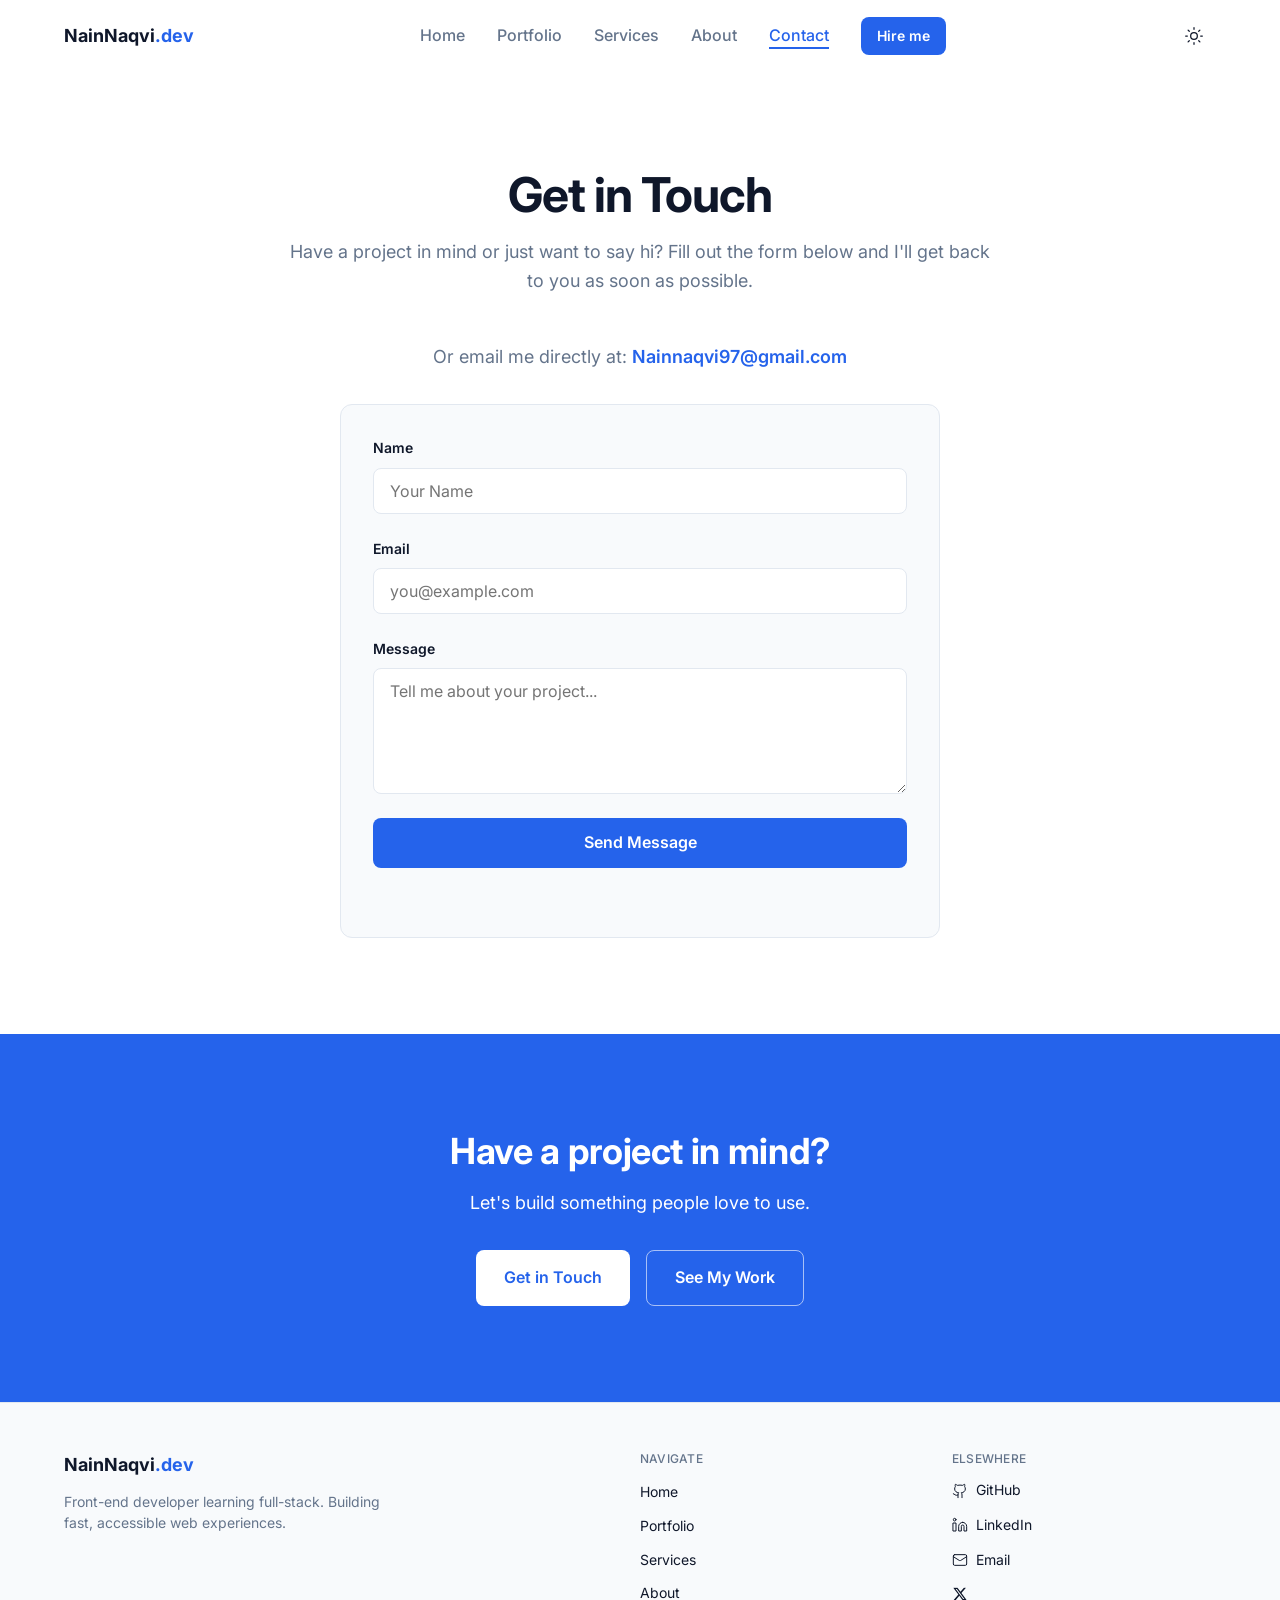
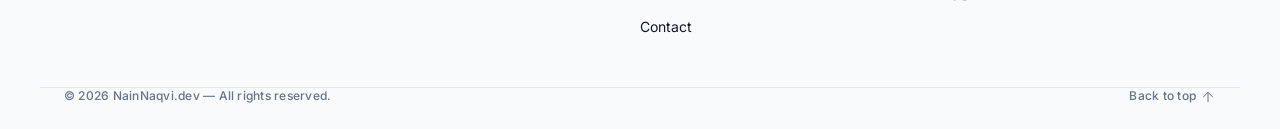
<file: contact.html>
<!DOCTYPE html>
<html lang="en" data-theme="light">

<!-- ============================================================
     HEAD
     ============================================================ -->
<head>
  <meta charset="UTF-8">
  <meta name="viewport" content="width=device-width, initial-scale=1.0">
  <title>Contact — NainNaqvi.dev</title>
  <meta name="description" content="Get in touch with Syed Hasnain Raza Naqvi (Nain) for web design, development, and freelance projects.">
  <!-- Social Preview Tags (Open Graph & Twitter) -->
<meta property="og:type" content="website">
<meta property="og:title" content="Contact — NainNaqvi.dev">
<meta property="og:description" content="Front-end developer building fast, accessible websites, and growing into full-stack.">
<meta property="og:image" content="https://images.unsplash.com/photo-1498050108023-c5249f4df085?w=1200&h=630&fit=crop">

<meta name="twitter:card" content="summary_large_image">
<meta name="twitter:title" content="Contact — NainNaqvi.dev">
<meta name="twitter:description" content="Front-end developer building fast, accessible websites, and growing into full-stack.">
<meta name="twitter:image" content="https://images.unsplash.com/photo-1498050108023-c5249f4df085?w=1200&h=630&fit=crop">
  <link rel="icon" href="data:image/svg+xml,<svg xmlns='http://www.w3.org/2000/svg' viewBox='0 0 100 100'><rect width='100' height='100' rx='20' fill='%232563EB'/><text x='50' y='68' font-family='Arial,sans-serif' font-size='52' font-weight='700' fill='white' text-anchor='middle'>N</text></svg>">
  <link rel="preconnect" href="https://fonts.googleapis.com">
  <link rel="preconnect" href="https://fonts.gstatic.com" crossorigin>
  <link href="https://fonts.googleapis.com/css2?family=Inter:wght@400;500;600;700&display=swap" rel="stylesheet">

  <!-- ============================================================
       EXTERNAL STYLESHEET
       ============================================================ -->

   <link rel="stylesheet" href="stylesheet.css">
   <!-- Anti-flash script: Apply theme before page renders -->
<script>
  document.documentElement.classList.add('js');
  try {
    if (localStorage.getItem('theme') === 'dark') {
      document.documentElement.setAttribute('data-theme', 'dark');
    }
  } catch (e) {}
</script>

</head>

<!-- ============================================================
     BODY
     ============================================================ -->
<body>
  <a href="#main-content" class="skip-link">Skip to main content</a>

  <!-- ============================================================
       SVG SPRITE (ICONS + PROJECT PREVIEWS)
       ============================================================ -->
  <svg xmlns="http://www.w3.org/2000/svg" style="display:none" aria-hidden="true">

    <!-- ===== ICONS ===== -->
    <symbol id="i-sun" viewBox="0 0 24 24">
      <circle cx="12" cy="12" r="4"/>
      <path d="M12 2v2M12 20v2M4.93 4.93l1.41 1.41M17.66 17.66l1.41 1.41M2 12h2M20 12h2M6.34 17.66l-1.41 1.41M19.07 4.93l-1.41 1.41"/>
    </symbol>

    <symbol id="i-moon" viewBox="0 0 24 24">
      <path d="M21 12.79A9 9 0 1 1 11.21 3 7 7 0 0 0 21 12.79z"/>
    </symbol>

    <symbol id="i-menu" viewBox="0 0 24 24">
      <path d="M4 6h16M4 12h16M4 18h16"/>
    </symbol>

    <symbol id="i-x" viewBox="0 0 24 24">
      <path d="M18 6 6 18M6 6l12 12"/>
    </symbol>

    <symbol id="i-arrow-right" viewBox="0 0 24 24">
      <path d="M5 12h14"/>
      <path d="m12 5 7 7-7 7"/>
    </symbol>

    <symbol id="i-arrow-up" viewBox="0 0 24 24">
      <path d="m5 12 7-7 7 7M12 19V5"/>
    </symbol>

    <symbol id="i-monitor" viewBox="0 0 24 24">
      <rect x="2" y="3" width="20" height="14" rx="2"/>
      <path d="M8 21h8M12 17v4"/>
    </symbol>

    <symbol id="i-layers" viewBox="0 0 24 24">
      <path d="m12 2 9 5-9 5-9-5 9-5z"/>
      <path d="m3 12 9 5 9-5"/>
      <path d="m3 17 9 5 9-5"/>
    </symbol>

    <symbol id="i-code" viewBox="0 0 24 24">
      <path d="m16 18 6-6-6-6M8 6l-6 6 6 6"/>
    </symbol>

    <symbol id="i-gamepad" viewBox="0 0 24 24">
      <line x1="6" y1="12" x2="10" y2="12"/>
      <line x1="8" y1="10" x2="8" y2="14"/>
      <line x1="15" y1="13" x2="15.01" y2="13"/>
      <line x1="18" y1="11" x2="18.01" y2="11"/>
      <rect x="2" y="6" width="20" height="12" rx="2"/>
    </symbol>

    <symbol id="i-check" viewBox="0 0 24 24">
      <path d="M20 6 9 17l-5-5"/>
    </symbol>

    <symbol id="i-github" viewBox="0 0 24 24">
      <path d="M15 22v-4a4.8 4.8 0 0 0-1-3.5c3 0 6-2 6-5.5.08-1.25-.27-2.48-1-3.5.28-1.15.28-2.35 0-3.5 0 0-1 0-3 1.5-2.64-.5-5.36-.5-8 0C6 2 5 2 5 2c-.3 1.15-.3 2.35 0 3.5A5.4 5.4 0 0 0 4 9c0 3.5 3 5.5 6 5.5-.39.49-.68 1.05-.85 1.65-.17.6-.22 1.23-.15 1.85v4"/>
      <path d="M9 18c-4.51 2-5-2-7-2"/>
    </symbol>

    <symbol id="i-linkedin" viewBox="0 0 24 24">
      <path d="M16 8a6 6 0 0 1 6 6v7h-4v-7a2 2 0 0 0-2-2 2 2 0 0 0-2 2v7h-4v-7a6 6 0 0 1 6-6z"/>
      <rect width="4" height="12" x="2" y="9"/>
      <circle cx="4" cy="4" r="2"/>
    </symbol>

    <symbol id="i-mail" viewBox="0 0 24 24">
      <rect width="20" height="16" x="2" y="4" rx="2"/>
      <path d="m22 7-8.97 5.7a1.94 1.94 0 0 1-2.06 0L2 7"/>
    </symbol>
    
    <symbol id="i-twitter" viewBox="0 0 24 24">
  <path d="M18.901 1.153h3.68l-8.04 9.19L24 22.846h-7.406l-5.8-7.584-6.638 7.584H.474l8.6-9.83L0 1.154h7.594l5.243 6.932ZM17.61 20.644h2.039L6.486 3.24H4.298Z"/>
</symbol>

    <!-- ===== PROJECT PREVIEWS ===== -->

    <!-- TaskFlow (teal kanban) -->
    <symbol id="img-taskflow" viewBox="0 0 640 360" preserveAspectRatio="xMidYMid slice">
      <rect width="640" height="360" fill="#0D9488"/>
      <rect x="40" y="40" width="180" height="280" rx="10" fill="#0F766E"/>
      <rect x="230" y="40" width="180" height="220" rx="10" fill="#0F766E"/>
      <rect x="420" y="40" width="180" height="250" rx="10" fill="#0F766E"/>
      <rect x="58" y="58" width="144" height="14" rx="4" fill="#5EEAD4"/>
      <rect x="58" y="86" width="120" height="60" rx="6" fill="#14B8A6"/>
      <rect x="58" y="158" width="144" height="60" rx="6" fill="#14B8A6"/>
      <rect x="58" y="230" width="100" height="60" rx="6" fill="#14B8A6"/>
      <rect x="248" y="58" width="144" height="14" rx="4" fill="#5EEAD4"/>
      <rect x="248" y="86" width="144" height="60" rx="6" fill="#14B8A6"/>
      <rect x="248" y="158" width="120" height="60" rx="6" fill="#14B8A6"/>
      <rect x="438" y="58" width="144" height="14" rx="4" fill="#5EEAD4"/>
      <rect x="438" y="86" width="144" height="60" rx="6" fill="#14B8A6"/>
    </symbol>

    <!-- Lumen (blue marketing page) -->
    <symbol id="img-lumen" viewBox="0 0 640 360" preserveAspectRatio="xMidYMid slice">
      <rect width="640" height="360" fill="#2563EB"/>
      <rect x="0" y="0" width="640" height="40" fill="#1D4ED8"/>
      <circle cx="24" cy="20" r="6" fill="#93C5FD"/>
      <rect x="48" y="14" width="60" height="12" rx="3" fill="#DBEAFE"/>
      <rect x="520" y="14" width="40" height="12" rx="3" fill="#DBEAFE"/>
      <rect x="572" y="14" width="44" height="12" rx="3" fill="#DBEAFE"/>
      <rect x="60" y="80" width="280" height="20" rx="4" fill="#FFFFFF"/>
      <rect x="60" y="110" width="240" height="20" rx="4" fill="#FFFFFF"/>
      <rect x="60" y="150" width="200" height="12" rx="3" fill="#BFDBFE"/>
      <rect x="60" y="170" width="180" height="12" rx="3" fill="#BFDBFE"/>
      <rect x="60" y="210" width="100" height="32" rx="6" fill="#FFFFFF"/>
      <rect x="380" y="80" width="200" height="160" rx="12" fill="#1D4ED8"/>
      <circle cx="480" cy="150" r="40" fill="#60A5FA"/>
      <rect x="60" y="290" width="120" height="40" rx="6" fill="#1D4ED8"/>
      <rect x="200" y="290" width="120" height="40" rx="6" fill="#1D4ED8"/>
      <rect x="340" y="290" width="120" height="40" rx="6" fill="#1D4ED8"/>
    </symbol>

    <!-- Pixel Runner (dark game) -->
    <symbol id="img-pixelrunner" viewBox="0 0 640 360" preserveAspectRatio="xMidYMid slice">
      <rect width="640" height="360" fill="#0F172A"/>
      <rect x="0" y="300" width="640" height="60" fill="#1E293B"/>
      <g fill="#3B82F6">
        <rect x="60" y="60" width="4" height="4"/>
        <rect x="120" y="90" width="4" height="4"/>
        <rect x="200" y="50" width="4" height="4"/>
        <rect x="300" y="100" width="4" height="4"/>
        <rect x="420" y="70" width="4" height="4"/>
        <rect x="520" y="110" width="4" height="4"/>
        <rect x="580" y="60" width="4" height="4"/>
        <rect x="350" y="40" width="4" height="4"/>
      </g>
      <g fill="#334155">
        <rect x="0" y="280" width="40" height="20"/>
        <rect x="80" y="280" width="40" height="20"/>
        <rect x="160" y="280" width="40" height="20"/>
        <rect x="240" y="280" width="40" height="20"/>
        <rect x="320" y="280" width="40" height="20"/>
        <rect x="400" y="280" width="40" height="20"/>
        <rect x="480" y="280" width="40" height="20"/>
        <rect x="560" y="280" width="40" height="20"/>
      </g>
      <rect x="80" y="230" width="40" height="50" fill="#3B82F6"/>
      <rect x="90" y="240" width="8" height="8" fill="#FFFFFF"/>
      <rect x="104" y="240" width="8" height="8" fill="#FFFFFF"/>
      <rect x="360" y="250" width="24" height="30" fill="#F59E0B"/>
      <rect x="366" y="256" width="12" height="6" fill="#FBBF24"/>
      <circle cx="260" cy="220" r="12" fill="#FBBF24"/>
      <circle cx="260" cy="220" r="6" fill="#F59E0B"/>
    </symbol>

  </svg>

  <!-- ============================================================
       NAVBAR
       ============================================================ -->
  <header class="navbar" id="navbar">

    <!-- Navbar: brand, desktop links, actions -->
    <div class="container navbar__inner">

      <!-- Brand / logo -->
   <a href="index.html" class="navbar__brand">NainNaqvi<span>.dev</span></a>

      <!-- Desktop navigation -->
      <nav class="nav-desktop" aria-label="Primary">
        <a href="index.html" class="nav-link">Home</a>
        <a href="portfolio.html" class="nav-link">Portfolio</a>
        <a href="services.html" class="nav-link">Services</a>
        <a href="about.html" class="nav-link">About</a>
        <a href="contact.html" class="nav-link" aria-current="page">Contact</a>
        <a href="contact.html" class="btn btn-primary btn-sm">Hire me</a>
      </nav>

      <!-- Navbar actions: mobile menu toggle + theme toggle -->
      <div class="navbar__actions">
        <button class="icon-btn nav-toggle" id="navToggle" aria-label="Open menu" aria-expanded="false">
          <svg class="icon icon-md" id="navToggleIcon" aria-hidden="true"><use href="#i-menu"/></svg>
        </button>
        <button class="icon-btn theme-toggle" id="themeToggle" aria-label="Toggle theme">
          <svg class="icon icon-md icon-sun" aria-hidden="true"><use href="#i-sun"/></svg>
          <svg class="icon icon-md icon-moon" aria-hidden="true"><use href="#i-moon"/></svg>
        </button>
      </div>

    </div>

    <!-- Mobile menu -->
    <div class="mobile-menu" id="mobileMenu">
      <a href="index.html" class="nav-link">Home</a>
      <a href="portfolio.html" class="nav-link">Portfolio</a>
      <a href="services.html" class="nav-link">Services</a>
      <a href="about.html" class="nav-link">About</a>
      <a href="contact.html" class="nav-link">Contact</a>
      <a href="contact.html" class="btn btn-primary">Hire me</a>
    </div>

  </header>

  <!-- ============================================================
       MAIN CONTENT
       ============================================================ -->
<main id="main-content">
<section class="section" id="contact-form">
  <div class="container">
    
    <div class="section-head reveal" style="text-align: center; max-width: 720px; margin: 0 auto 48px auto;">
      <h1 class="h1">Get in Touch</h1>
      <p class="body-lg text-muted" style="margin-top: 16px;">Have a project in mind or just want to say hi? Fill out the form below and I'll get back to you as soon as possible.</p>
    </div>
    <p class="body-lg text-muted" style="text-align: center; margin-bottom: 32px;">
  Or email me directly at: <a href="mailto:Nainnaqvi97@gmail.com" style="color: var(--color-primary); font-weight: 600;">Nainnaqvi97@gmail.com</a>
</p>
    <form class="contact-form reveal" action="https://api.web3forms.com/submit" method="POST" id="contactForm">
  <input type="hidden" name="access_key" value="56234534-f9f5-4c4e-ae21-fb4b1f4762c0">
  <input type="hidden" name="subject" value="New message from NainNaqvi.dev portfolio">
  <input type="hidden" name="from_name" value="NainNaqvi.dev Contact Form">
  <input type="checkbox" name="botcheck" tabindex="-1" autocomplete="off" style="display:none">

  <div class="form-group">
    <label for="name">Name</label>
    <input type="text" id="name" name="name" placeholder="Your Name" required>
  </div>

  <div class="form-group">
    <label for="email">Email</label>
    <input type="email" id="email" name="email" placeholder="you@example.com" required>
  </div>

  <div class="form-group">
    <label for="message">Message</label>
    <textarea id="message" name="message" rows="5" placeholder="Tell me about your project..." required></textarea>
  </div>

  <button type="submit" class="btn btn-primary" style="width: 100%;">Send Message</button>
  <p class="form-status small" id="formStatus" role="status" aria-live="polite"></p>
</form>
  </div>
</section>

<!-- ===== CTA BANNER ===== -->
<section class="cta-banner" id="contact">
  <div class="container cta-banner__inner reveal">
    <h2 class="h2">Have a project in mind?</h2>
    <p class="body-lg">Let's build something people love to use.</p>
    <div class="cta-banner__actions">
      <a href="mailto:Nainnaqvi97@gmail.com" class="btn btn-lg cta-btn-light">Get in Touch</a>
      <a href="portfolio.html" class="btn btn-outline btn-lg cta-btn-outline">See My Work</a>
    </div>
  </div>
</section>
  </main>

  <!-- ============================================================
       FOOTER
       ============================================================ -->
  <footer class="footer">

    <!-- Footer: brand, navigation, social links -->
    <div class="container footer__grid">

      <!-- Footer column: brand + tagline -->
      <div>
        <a href="index.html" class="navbar__brand">NainNaqvi<span>.dev</span></a>
        <p class="small text-muted footer__tag">Front-end developer learning full-stack. Building fast, accessible web experiences.</p>
      </div>

      <!-- Footer column: navigation links -->
      <div>
        <h4 class="caption footer__heading">Navigate</h4>
        <ul class="footer__links">
  <li><a href="index.html">Home</a></li>
  <li><a href="portfolio.html">Portfolio</a></li>
  <li><a href="services.html">Services</a></li>
  <li><a href="about.html">About</a></li>
  <li><a href="contact.html">Contact</a></li>
</ul>
      </div>

      <!-- Footer column: social links -->
      <div>
        <h4 class="caption footer__heading">Elsewhere</h4>
        <ul class="footer__links footer__social">
  <li><a href="https://github.com/NainNaqvi-dev" target="_blank" rel="noopener noreferrer"><svg class="icon icon-sm" aria-hidden="true"><use href="#i-github"/></svg> GitHub</a></li>
  <li><a href="https://www.linkedin.com/in/nain-naqvi-898224426/" target="_blank" rel="noopener noreferrer"><svg class="icon icon-sm" aria-hidden="true"><use href="#i-linkedin"/></svg> LinkedIn</a></li>
  <li><a href="mailto:Nainnaqvi97@gmail.com"><svg class="icon icon-sm" aria-hidden="true"><use href="#i-mail"/></svg> Email</a></li>
  <li><a href="https://x.com/NainNaqvidev" target="_blank" rel="noopener noreferrer" aria-label="X"><svg class="icon icon-sm" aria-hidden="true"><use href="#i-twitter"/></svg></a></li>
</ul>
      </div>

    </div>

    <!-- Footer bottom bar: copyright + back to top -->
    <div class="container footer__bottom">
      <span class="caption text-muted">© 2026 NainNaqvi.dev — All rights reserved.</span>
      <a href="#" class="caption footer__top">
        Back to top
        <svg class="icon icon-sm" aria-hidden="true"><use href="#i-arrow-up"/></svg>
      </a>
    </div>
  </footer>

  <!-- ============================================================
       EXTERNAL SCRIPT
       ============================================================ -->

       <script src="main.js"></script>

</body>
</html>
</file>
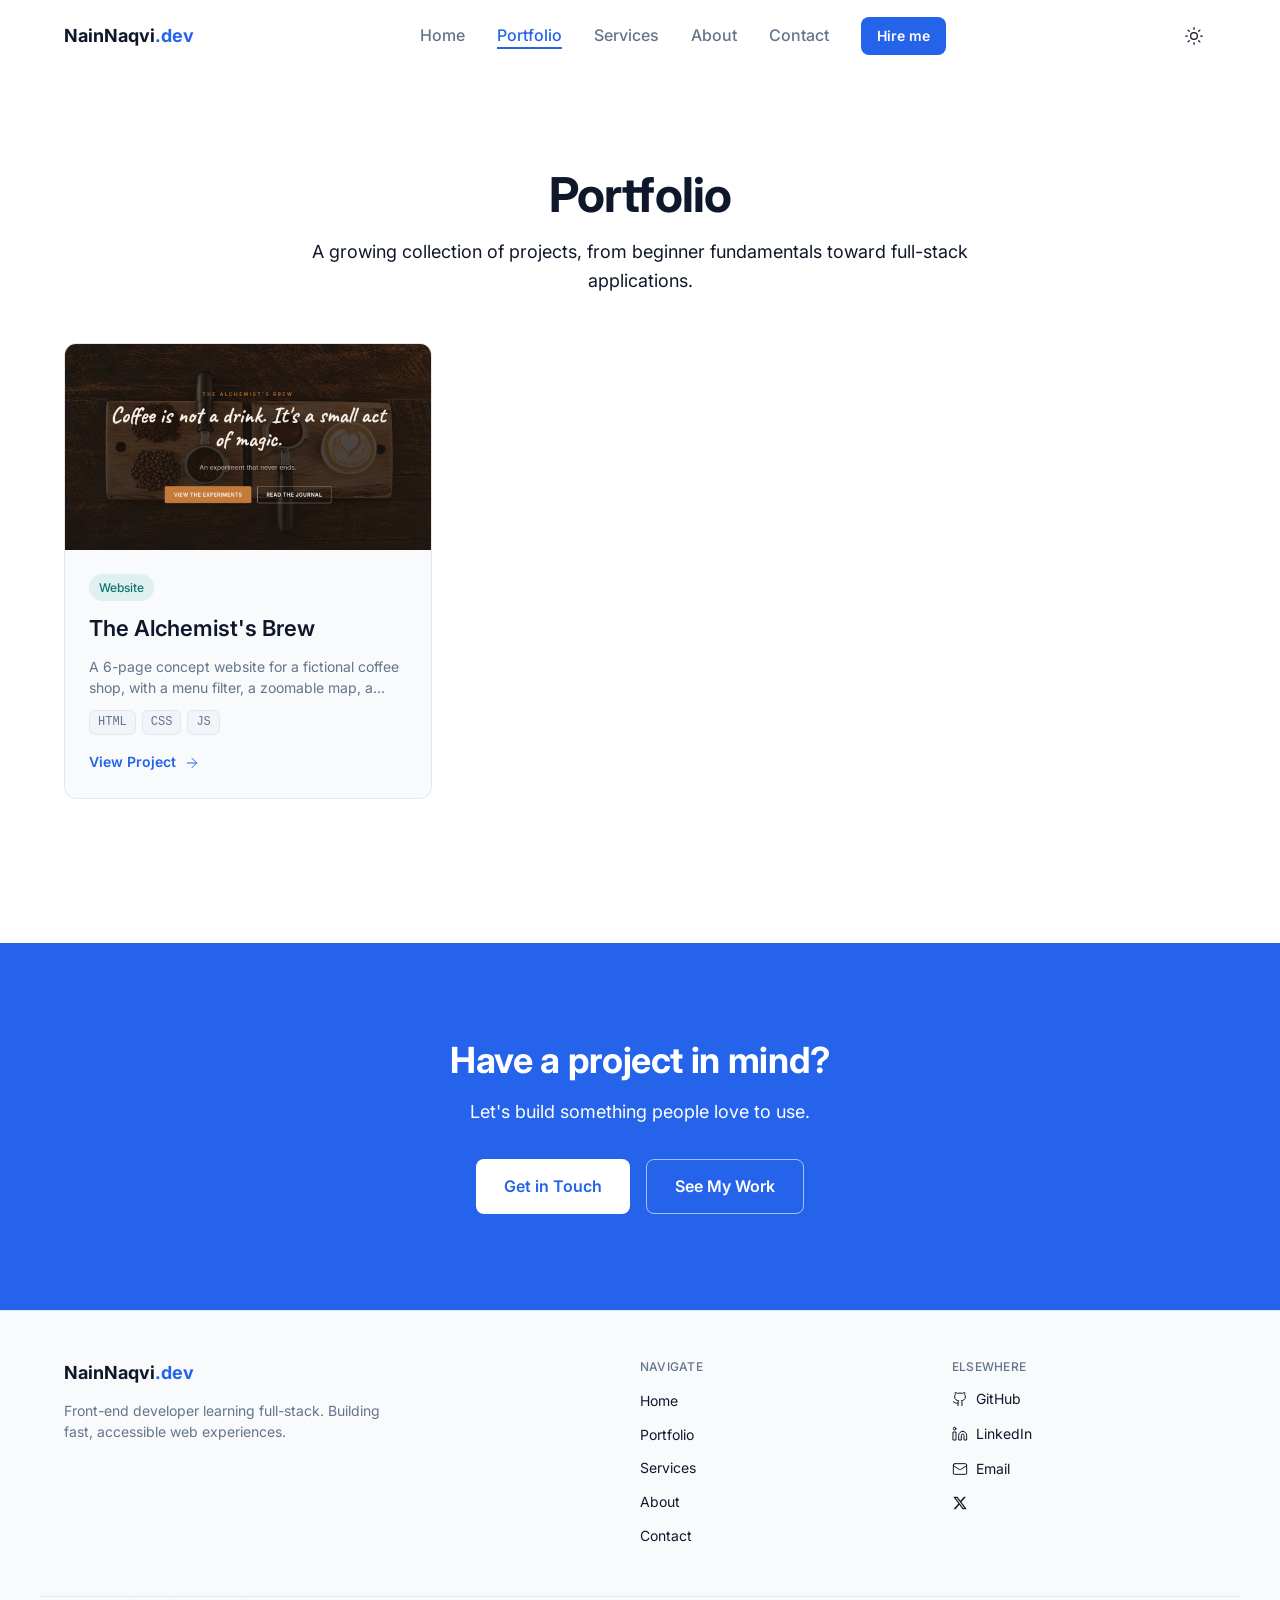
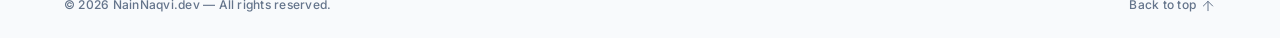
<file: portfolio.html>
<!DOCTYPE html>
<html lang="en" data-theme="light">

<!-- ============================================================
     HEAD
     ============================================================ -->
<head>
  <meta charset="UTF-8">
  <meta name="viewport" content="width=device-width, initial-scale=1.0">
  <title>Portfolio — NainNaqvi.dev</title>

  <link rel="icon" href="data:image/svg+xml,<svg xmlns='http://www.w3.org/2000/svg' viewBox='0 0 100 100'><rect width='100' height='100' rx='20' fill='%232563EB'/><text x='50' y='68' font-family='Arial,sans-serif' font-size='52' font-weight='700' fill='white' text-anchor='middle'>N</text></svg>">

  <meta name="description" content="Portfolio of Syed Hasnain Raza Naqvi — a front-end developer building fast, accessible websites, and growing into full-stack.">
<!-- Social Preview Tags (Open Graph & Twitter) -->
<meta property="og:type" content="website">
<meta property="og:title" content="Portfolio — NainNaqvi.dev">
<meta property="og:description" content="Front-end developer building fast, accessible websites, and growing into full-stack.">
<meta property="og:image" content="https://images.unsplash.com/photo-1498050108023-c5249f4df085?w=1200&h=630&fit=crop">

<meta name="twitter:card" content="summary_large_image">
<meta name="twitter:title" content="Portfolio — NainNaqvi.dev">
<meta name="twitter:description" content="Front-end developer building fast, accessible websites, and growing into full-stack.">
<meta name="twitter:image" content="https://images.unsplash.com/photo-1498050108023-c5249f4df085?w=1200&h=630&fit=crop">
  <link rel="preconnect" href="https://fonts.googleapis.com">
  <link rel="preconnect" href="https://fonts.gstatic.com" crossorigin>
  <link href="https://fonts.googleapis.com/css2?family=Inter:wght@400;500;600;700&display=swap" rel="stylesheet">

  <!-- ============================================================
       EXTERNAL STYLESHEET
       ============================================================ -->

   <link rel="stylesheet" href="stylesheet.css">
   <!-- Anti-flash script: Apply theme before page renders -->
<script>
  document.documentElement.classList.add('js');
  try {
    if (localStorage.getItem('theme') === 'dark') {
      document.documentElement.setAttribute('data-theme', 'dark');
    }
  } catch (e) {}
</script>

</head>

<!-- ============================================================
     BODY
     ============================================================ -->
<body>
  <a href="#main-content" class="skip-link">Skip to main content</a>

  <!-- ============================================================
       SVG SPRITE (ICONS + PROJECT PREVIEWS)
       ============================================================ -->
  <svg xmlns="http://www.w3.org/2000/svg" style="display:none" aria-hidden="true">

    <!-- ===== ICONS ===== -->
    <symbol id="i-sun" viewBox="0 0 24 24">
      <circle cx="12" cy="12" r="4"/>
      <path d="M12 2v2M12 20v2M4.93 4.93l1.41 1.41M17.66 17.66l1.41 1.41M2 12h2M20 12h2M6.34 17.66l-1.41 1.41M19.07 4.93l-1.41 1.41"/>
    </symbol>

    <symbol id="i-moon" viewBox="0 0 24 24">
      <path d="M21 12.79A9 9 0 1 1 11.21 3 7 7 0 0 0 21 12.79z"/>
    </symbol>

    <symbol id="i-menu" viewBox="0 0 24 24">
      <path d="M4 6h16M4 12h16M4 18h16"/>
    </symbol>

    <symbol id="i-x" viewBox="0 0 24 24">
      <path d="M18 6 6 18M6 6l12 12"/>
    </symbol>

    <symbol id="i-arrow-right" viewBox="0 0 24 24">
      <path d="M5 12h14"/>
      <path d="m12 5 7 7-7 7"/>
    </symbol>

    <symbol id="i-arrow-up" viewBox="0 0 24 24">
      <path d="m5 12 7-7 7 7M12 19V5"/>
    </symbol>

    <symbol id="i-monitor" viewBox="0 0 24 24">
      <rect x="2" y="3" width="20" height="14" rx="2"/>
      <path d="M8 21h8M12 17v4"/>
    </symbol>

    <symbol id="i-layers" viewBox="0 0 24 24">
      <path d="m12 2 9 5-9 5-9-5 9-5z"/>
      <path d="m3 12 9 5 9-5"/>
      <path d="m3 17 9 5 9-5"/>
    </symbol>

    <symbol id="i-code" viewBox="0 0 24 24">
      <path d="m16 18 6-6-6-6M8 6l-6 6 6 6"/>
    </symbol>

    <symbol id="i-gamepad" viewBox="0 0 24 24">
      <line x1="6" y1="12" x2="10" y2="12"/>
      <line x1="8" y1="10" x2="8" y2="14"/>
      <line x1="15" y1="13" x2="15.01" y2="13"/>
      <line x1="18" y1="11" x2="18.01" y2="11"/>
      <rect x="2" y="6" width="20" height="12" rx="2"/>
    </symbol>

    <symbol id="i-check" viewBox="0 0 24 24">
      <path d="M20 6 9 17l-5-5"/>
    </symbol>

    <symbol id="i-github" viewBox="0 0 24 24">
      <path d="M15 22v-4a4.8 4.8 0 0 0-1-3.5c3 0 6-2 6-5.5.08-1.25-.27-2.48-1-3.5.28-1.15.28-2.35 0-3.5 0 0-1 0-3 1.5-2.64-.5-5.36-.5-8 0C6 2 5 2 5 2c-.3 1.15-.3 2.35 0 3.5A5.4 5.4 0 0 0 4 9c0 3.5 3 5.5 6 5.5-.39.49-.68 1.05-.85 1.65-.17.6-.22 1.23-.15 1.85v4"/>
      <path d="M9 18c-4.51 2-5-2-7-2"/>
    </symbol>

    <symbol id="i-linkedin" viewBox="0 0 24 24">
      <path d="M16 8a6 6 0 0 1 6 6v7h-4v-7a2 2 0 0 0-2-2 2 2 0 0 0-2 2v7h-4v-7a6 6 0 0 1 6-6z"/>
      <rect width="4" height="12" x="2" y="9"/>
      <circle cx="4" cy="4" r="2"/>
    </symbol>

    <symbol id="i-mail" viewBox="0 0 24 24">
      <rect width="20" height="16" x="2" y="4" rx="2"/>
      <path d="m22 7-8.97 5.7a1.94 1.94 0 0 1-2.06 0L2 7"/>
    </symbol>
     
<symbol id="i-twitter" viewBox="0 0 24 24">
  <path d="M18.901 1.153h3.68l-8.04 9.19L24 22.846h-7.406l-5.8-7.584-6.638 7.584H.474l8.6-9.83L0 1.154h7.594l5.243 6.932ZM17.61 20.644h2.039L6.486 3.24H4.298Z"/>
</symbol>

    <!-- ===== PROJECT PREVIEWS ===== -->

    <!-- TaskFlow (teal kanban) -->
    <symbol id="img-taskflow" viewBox="0 0 640 360" preserveAspectRatio="xMidYMid slice">
      <rect width="640" height="360" fill="#0D9488"/>
      <rect x="40" y="40" width="180" height="280" rx="10" fill="#0F766E"/>
      <rect x="230" y="40" width="180" height="220" rx="10" fill="#0F766E"/>
      <rect x="420" y="40" width="180" height="250" rx="10" fill="#0F766E"/>
      <rect x="58" y="58" width="144" height="14" rx="4" fill="#5EEAD4"/>
      <rect x="58" y="86" width="120" height="60" rx="6" fill="#14B8A6"/>
      <rect x="58" y="158" width="144" height="60" rx="6" fill="#14B8A6"/>
      <rect x="58" y="230" width="100" height="60" rx="6" fill="#14B8A6"/>
      <rect x="248" y="58" width="144" height="14" rx="4" fill="#5EEAD4"/>
      <rect x="248" y="86" width="144" height="60" rx="6" fill="#14B8A6"/>
      <rect x="248" y="158" width="120" height="60" rx="6" fill="#14B8A6"/>
      <rect x="438" y="58" width="144" height="14" rx="4" fill="#5EEAD4"/>
      <rect x="438" y="86" width="144" height="60" rx="6" fill="#14B8A6"/>
    </symbol>

    <!-- Lumen (blue marketing page) -->
    <symbol id="img-lumen" viewBox="0 0 640 360" preserveAspectRatio="xMidYMid slice">
      <rect width="640" height="360" fill="#2563EB"/>
      <rect x="0" y="0" width="640" height="40" fill="#1D4ED8"/>
      <circle cx="24" cy="20" r="6" fill="#93C5FD"/>
      <rect x="48" y="14" width="60" height="12" rx="3" fill="#DBEAFE"/>
      <rect x="520" y="14" width="40" height="12" rx="3" fill="#DBEAFE"/>
      <rect x="572" y="14" width="44" height="12" rx="3" fill="#DBEAFE"/>
      <rect x="60" y="80" width="280" height="20" rx="4" fill="#FFFFFF"/>
      <rect x="60" y="110" width="240" height="20" rx="4" fill="#FFFFFF"/>
      <rect x="60" y="150" width="200" height="12" rx="3" fill="#BFDBFE"/>
      <rect x="60" y="170" width="180" height="12" rx="3" fill="#BFDBFE"/>
      <rect x="60" y="210" width="100" height="32" rx="6" fill="#FFFFFF"/>
      <rect x="380" y="80" width="200" height="160" rx="12" fill="#1D4ED8"/>
      <circle cx="480" cy="150" r="40" fill="#60A5FA"/>
      <rect x="60" y="290" width="120" height="40" rx="6" fill="#1D4ED8"/>
      <rect x="200" y="290" width="120" height="40" rx="6" fill="#1D4ED8"/>
      <rect x="340" y="290" width="120" height="40" rx="6" fill="#1D4ED8"/>
    </symbol>

    <!-- Pixel Runner (dark game) -->
    <symbol id="img-pixelrunner" viewBox="0 0 640 360" preserveAspectRatio="xMidYMid slice">
      <rect width="640" height="360" fill="#0F172A"/>
      <rect x="0" y="300" width="640" height="60" fill="#1E293B"/>
      <g fill="#3B82F6">
        <rect x="60" y="60" width="4" height="4"/>
        <rect x="120" y="90" width="4" height="4"/>
        <rect x="200" y="50" width="4" height="4"/>
        <rect x="300" y="100" width="4" height="4"/>
        <rect x="420" y="70" width="4" height="4"/>
        <rect x="520" y="110" width="4" height="4"/>
        <rect x="580" y="60" width="4" height="4"/>
        <rect x="350" y="40" width="4" height="4"/>
      </g>
      <g fill="#334155">
        <rect x="0" y="280" width="40" height="20"/>
        <rect x="80" y="280" width="40" height="20"/>
        <rect x="160" y="280" width="40" height="20"/>
        <rect x="240" y="280" width="40" height="20"/>
        <rect x="320" y="280" width="40" height="20"/>
        <rect x="400" y="280" width="40" height="20"/>
        <rect x="480" y="280" width="40" height="20"/>
        <rect x="560" y="280" width="40" height="20"/>
      </g>
      <rect x="80" y="230" width="40" height="50" fill="#3B82F6"/>
      <rect x="90" y="240" width="8" height="8" fill="#FFFFFF"/>
      <rect x="104" y="240" width="8" height="8" fill="#FFFFFF"/>
      <rect x="360" y="250" width="24" height="30" fill="#F59E0B"/>
      <rect x="366" y="256" width="12" height="6" fill="#FBBF24"/>
      <circle cx="260" cy="220" r="12" fill="#FBBF24"/>
      <circle cx="260" cy="220" r="6" fill="#F59E0B"/>
    </symbol>

  </svg>

  <!-- ============================================================
       NAVBAR
       ============================================================ -->
  <header class="navbar" id="navbar">

    <!-- Navbar: brand, desktop links, actions -->
    <div class="container navbar__inner">

      <!-- Brand / logo -->
      <a href="index.html" class="navbar__brand">NainNaqvi<span>.dev</span></a>

      <!-- Desktop navigation -->
      <nav class="nav-desktop" aria-label="Primary">
        <a href="index.html" class="nav-link">Home</a>
        <a href="portfolio.html" class="nav-link" aria-current="page">Portfolio</a>
        <a href="services.html" class="nav-link">Services</a>
        <a href="about.html" class="nav-link">About</a>
        <a href="contact.html" class="nav-link">Contact</a>
        <a href="contact.html" class="btn btn-primary btn-sm">Hire me</a>
      </nav>

      <!-- Navbar actions: mobile menu toggle + theme toggle -->
      <div class="navbar__actions">
        <button class="icon-btn nav-toggle" id="navToggle" aria-label="Open menu" aria-expanded="false">
          <svg class="icon icon-md" id="navToggleIcon" aria-hidden="true"><use href="#i-menu"/></svg>
        </button>
        <button class="icon-btn theme-toggle" id="themeToggle" aria-label="Toggle theme">
          <svg class="icon icon-md icon-sun" aria-hidden="true"><use href="#i-sun"/></svg>
          <svg class="icon icon-md icon-moon" aria-hidden="true"><use href="#i-moon"/></svg>
        </button>
      </div>

    </div>

    <!-- Mobile menu -->
    <div class="mobile-menu" id="mobileMenu">
      <a href="index.html" class="nav-link">Home</a>
      <a href="portfolio.html" class="nav-link">Portfolio</a>
      <a href="services.html" class="nav-link">Services</a>
      <a href="about.html" class="nav-link">About</a>
      <a href="contact.html" class="nav-link">Contact</a>
      <a href="contact.html" class="btn btn-primary">Hire me</a>
    </div>

  </header>

  <!-- ============================================================
       MAIN CONTENT
       ============================================================ -->
<main id="main-content">

    <!-- ===== PORTFOLIO HEADER AND FILTERS ===== -->
    
    <section class="section" id="portfolio">
       <div class="container">
       
        <!-- Page Header -->
          <div class="section-head reveal" style="text-align: center; max-width: 720px; margin: 0 auto 48px auto;">
             <h1 class="h1">Portfolio</h1>
             <p class="body-lg" style="margin-top: 16px;">A growing collection of projects, from beginner fundamentals toward full-stack applications.</p>
          </div>
          
          <!-- Filter Bar -->
          <div class="filter-bar reveal" style="display: flex; justify-content: center; flex-wrap: wrap; gap: 8px; margin-bottom: 48px;">
             <button class="filter-btn is-active" aria-pressed="true">All</button>
             <button class="filter-btn" aria-pressed="false">Website</button>
             <button class="filter-btn" aria-pressed="false">Full-Stack</button>
             <button class="filter-btn" aria-pressed="false">Web App</button>
             <button class="filter-btn" aria-pressed="false">Game</button>
          </div>
          
          <!-- Project Grid -->
        <div class="card-grid card-grid--portfolio">
          
          <!-- Project 1: The Alchemist's Brew -->
          <article class="card project-card reveal">
            <div class="project-card__media">
              <img src="alchemists-brew-preview.jpg" width="1280" height="720" alt="The Alchemist's Brew home page: a coffee-shop concept website with a hero photo of coffee beans, an espresso portafilter and a latte" style="width:100%;height:100%;object-fit:cover;display:block;" loading="lazy">
            </div>
            <div class="project-card__body">
              <span class="tag">Website</span>
              <h3 class="h4">The Alchemist's Brew</h3>
              <p class="small text-muted clamp-2">A 6-page concept website for a fictional coffee shop, with a menu filter, a zoomable map, a guestbook and a daily guessing game. Built with plain HTML, CSS, and vanilla JS.</p>
              <div class="tech-badges">
                <span class="tech-badge">HTML</span>
                <span class="tech-badge">CSS</span>
                <span class="tech-badge">JS</span>
              </div>
              <a href="project1.html" class="btn-text">View Project <svg class="icon icon-sm" aria-hidden="true"><use href="#i-arrow-right"/></svg></a>
            </div>
          </article>

          </div>
          
          <!-- Load More Button -->
<div class="services-cta" style="margin-top: 48px;">
  <button class="btn btn-primary" id="loadMoreBtn">Load More Projects</button>
</div>

       </div>
    </section>

    <!-- ===== 6. CTA BANNER ===== -->
    <section class="cta-banner" id="contact">
      <div class="container cta-banner__inner reveal">
        <h2 class="h2">Have a project in mind?</h2>
        <p class="body-lg">Let's build something people love to use.</p>
        <div class="cta-banner__actions">
          <a href="mailto:Nainnaqvi97@gmail.com" class="btn btn-lg cta-btn-light">Get in Touch</a>
          <a href="#portfolio" class="btn btn-outline btn-lg cta-btn-outline">See My Work</a>
        </div>
      </div>
    </section>

  </main>

  <!-- ============================================================
       FOOTER
       ============================================================ -->
  <footer class="footer">

    <!-- Footer: brand, navigation, social links -->
    <div class="container footer__grid">

      <!-- Footer column: brand + tagline -->
      <div>
     <a href="index.html" class="navbar__brand">NainNaqvi<span>.dev</span></a>
    <p class="small text-muted footer__tag">Front-end developer learning full-stack. Building fast, accessible web experiences.</p>
      </div>

      <!-- Footer column: navigation links -->
      <div>
        <h4 class="caption footer__heading">Navigate</h4>
        <ul class="footer__links">
         <li><a href="index.html">Home</a></li>
         <li><a href="portfolio.html">Portfolio</a></li>
         <li><a href="services.html">Services</a></li>
         <li><a href="about.html">About</a></li>
         <li><a href="contact.html">Contact</a></li>
        </ul>
      </div>
 
      <!-- Footer column: social links -->
      <div>
        <h4 class="caption footer__heading">Elsewhere</h4>
        <ul class="footer__links footer__social">
  <li><a href="https://github.com/NainNaqvi-dev" target="_blank" rel="noopener noreferrer"><svg class="icon icon-sm" aria-hidden="true"><use href="#i-github"/></svg> GitHub</a></li>
  <li><a href="https://www.linkedin.com/in/nain-naqvi-898224426/" target="_blank" rel="noopener noreferrer"><svg class="icon icon-sm" aria-hidden="true"><use href="#i-linkedin"/></svg> LinkedIn</a></li>
  <li><a href="mailto:Nainnaqvi97@gmail.com"><svg class="icon icon-sm" aria-hidden="true"><use href="#i-mail"/></svg> Email</a></li>
  <li><a href="https://x.com/NainNaqvidev" target="_blank" rel="noopener noreferrer" aria-label="X"><svg class="icon icon-sm" aria-hidden="true"><use href="#i-twitter"/></svg></a></li>
</ul>
      </div>

    </div>

    <!-- Footer bottom bar: copyright + back to top -->
    <div class="container footer__bottom">
      <span class="caption text-muted">© 2026 NainNaqvi.dev — All rights reserved.</span>
      <a href="#" class="caption footer__top">
        Back to top
        <svg class="icon icon-sm" aria-hidden="true"><use href="#i-arrow-up"/></svg>
      </a>
    </div>
  </footer>

  <!-- ============================================================
       EXTERNAL SCRIPT
       ============================================================ -->

       <script src="main.js"></script>

</body>
</html>
</file>
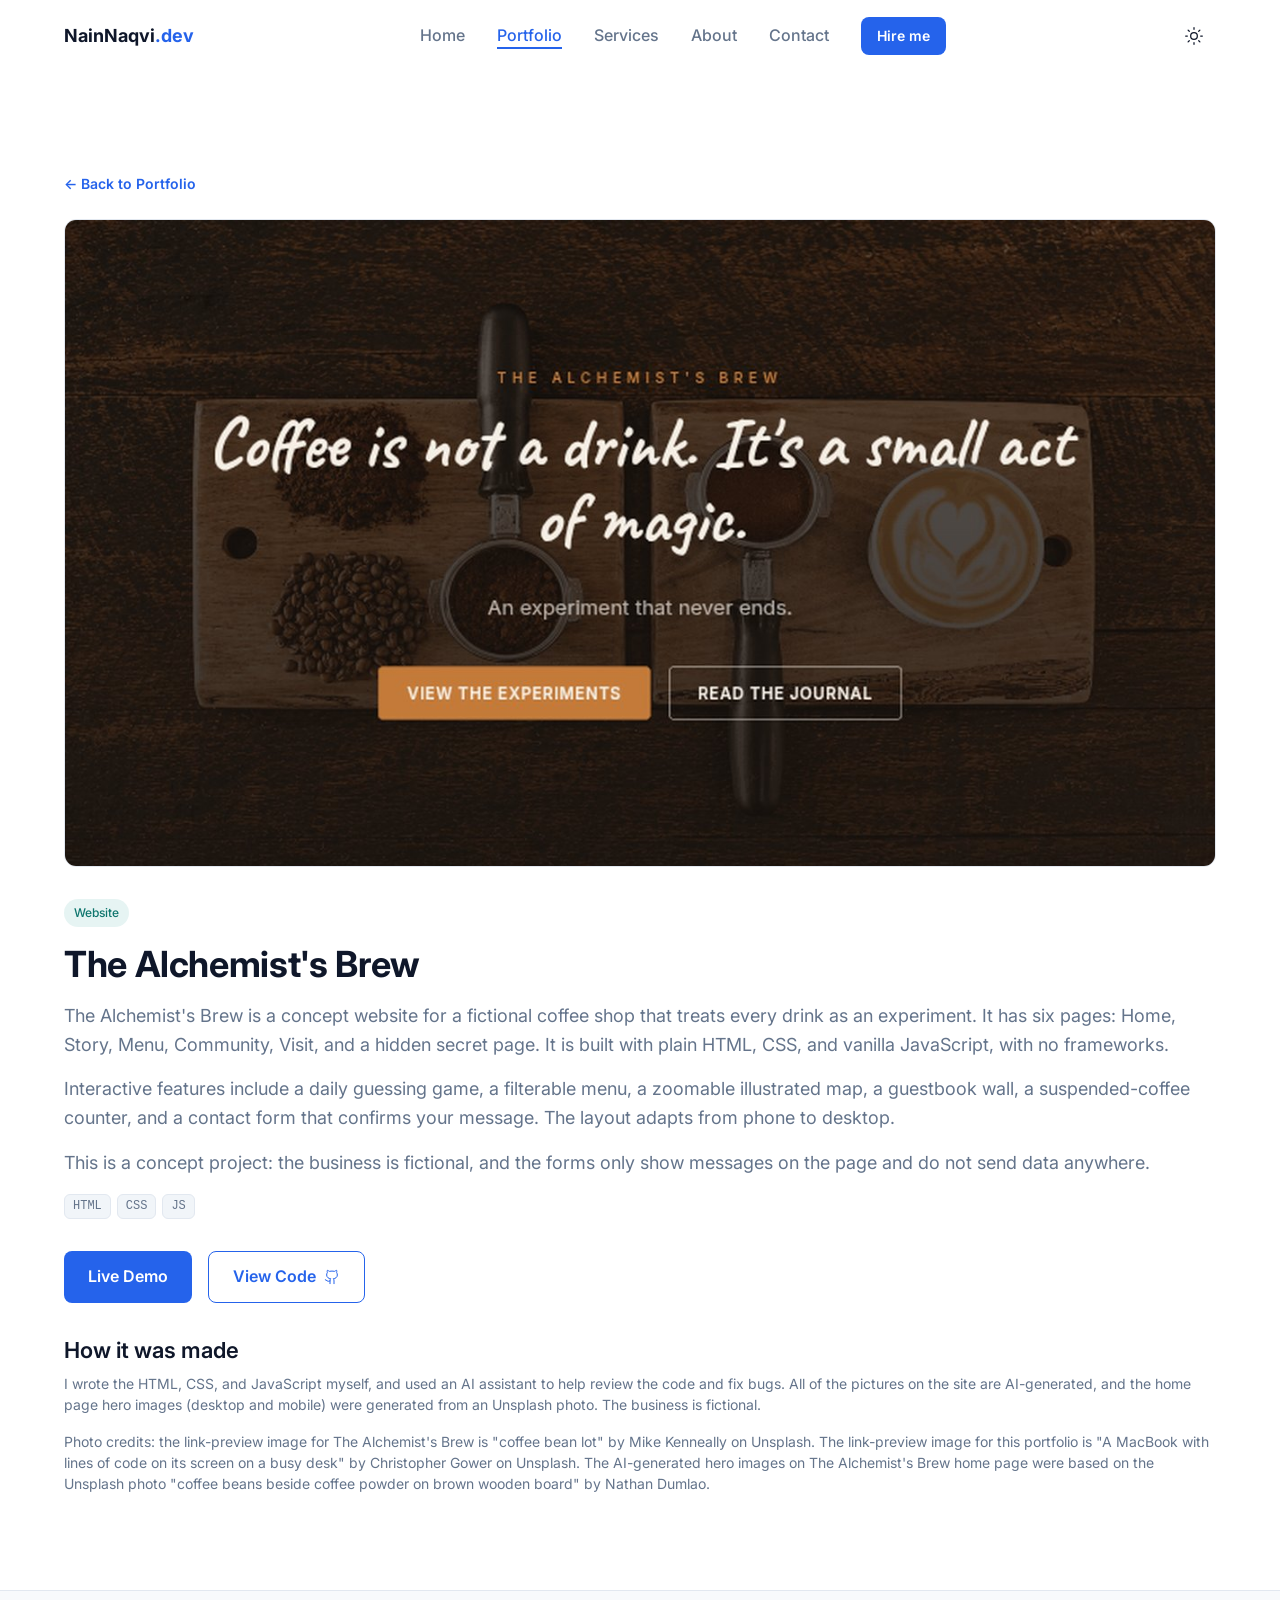
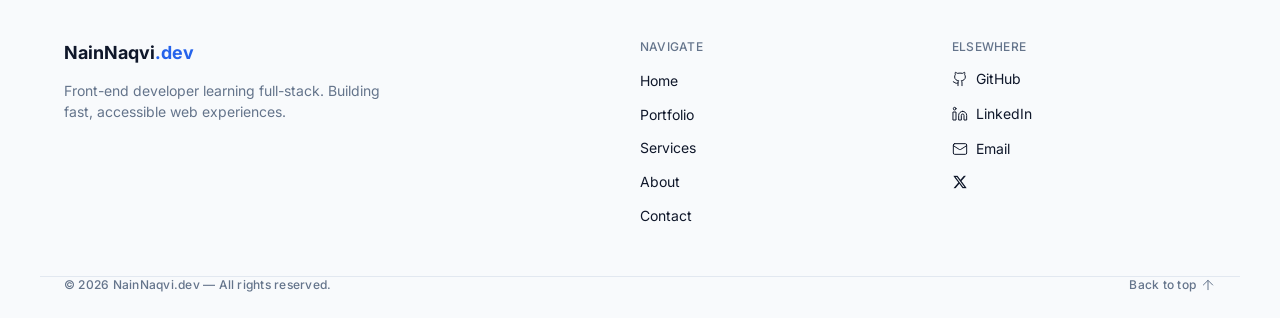
<file: project1.html>
<!DOCTYPE html>
<html lang="en" data-theme="light">
<head>
  <meta charset="UTF-8">
  <meta name="viewport" content="width=device-width, initial-scale=1.0">
  <title>The Alchemist's Brew — NainNaqvi.dev</title>

  <link rel="icon" href="data:image/svg+xml,<svg xmlns='http://www.w3.org/2000/svg' viewBox='0 0 100 100'><rect width='100' height='100' rx='20' fill='%232563EB'/><text x='50' y='68' font-family='Arial,sans-serif' font-size='52' font-weight='700' fill='white' text-anchor='middle'>N</text></svg>">

  <meta name="description" content="The Alchemist's Brew: a concept coffee-shop website built with HTML, CSS and vanilla JavaScript.">
   <!-- Social Preview Tags (Open Graph & Twitter) -->
<meta property="og:type" content="website">
<meta property="og:title" content="The Alchemist's Brew — NainNaqvi.dev">
<meta property="og:description" content="A concept coffee-shop website built with HTML, CSS and vanilla JavaScript.">
<meta property="og:image" content="https://nainnaqvi-dev.github.io/Portfolio-website/alchemists-brew-preview.jpg">

<meta name="twitter:card" content="summary_large_image">
<meta name="twitter:title" content="The Alchemist's Brew — NainNaqvi.dev">
<meta name="twitter:description" content="A concept coffee-shop website built with HTML, CSS and vanilla JavaScript.">
<meta name="twitter:image" content="https://nainnaqvi-dev.github.io/Portfolio-website/alchemists-brew-preview.jpg">
  <link rel="preconnect" href="https://fonts.googleapis.com">
  <link rel="preconnect" href="https://fonts.gstatic.com" crossorigin>
  <link href="https://fonts.googleapis.com/css2?family=Inter:wght@400;500;600;700&display=swap" rel="stylesheet">
   
  <link rel="stylesheet" href="stylesheet.css">
  <!-- Anti-flash script: Apply theme before page renders -->
<script>
  document.documentElement.classList.add('js');
  try {
    if (localStorage.getItem('theme') === 'dark') {
      document.documentElement.setAttribute('data-theme', 'dark');
    }
  } catch (e) {}
</script>
</head>
<body>
  <a href="#main-content" class="skip-link">Skip to main content</a>

<!-- ============================================================
       SVG SPRITE (ICONS + PROJECT PREVIEWS)
       ============================================================ -->
  <svg xmlns="http://www.w3.org/2000/svg" style="display:none" aria-hidden="true">

    <!-- ===== ICONS ===== -->
    <symbol id="i-sun" viewBox="0 0 24 24">
      <circle cx="12" cy="12" r="4"/>
      <path d="M12 2v2M12 20v2M4.93 4.93l1.41 1.41M17.66 17.66l1.41 1.41M2 12h2M20 12h2M6.34 17.66l-1.41 1.41M19.07 4.93l-1.41 1.41"/>
    </symbol>

    <symbol id="i-moon" viewBox="0 0 24 24">
      <path d="M21 12.79A9 9 0 1 1 11.21 3 7 7 0 0 0 21 12.79z"/>
    </symbol>

    <symbol id="i-menu" viewBox="0 0 24 24">
      <path d="M4 6h16M4 12h16M4 18h16"/>
    </symbol>

    <symbol id="i-x" viewBox="0 0 24 24">
      <path d="M18 6 6 18M6 6l12 12"/>
    </symbol>

    <symbol id="i-arrow-right" viewBox="0 0 24 24">
      <path d="M5 12h14"/>
      <path d="m12 5 7 7-7 7"/>
    </symbol>

    <symbol id="i-arrow-up" viewBox="0 0 24 24">
      <path d="m5 12 7-7 7 7M12 19V5"/>
    </symbol>

    <symbol id="i-monitor" viewBox="0 0 24 24">
      <rect x="2" y="3" width="20" height="14" rx="2"/>
      <path d="M8 21h8M12 17v4"/>
    </symbol>

    <symbol id="i-layers" viewBox="0 0 24 24">
      <path d="m12 2 9 5-9 5-9-5 9-5z"/>
      <path d="m3 12 9 5 9-5"/>
      <path d="m3 17 9 5 9-5"/>
    </symbol>

    <symbol id="i-code" viewBox="0 0 24 24">
      <path d="m16 18 6-6-6-6M8 6l-6 6 6 6"/>
    </symbol>

    <symbol id="i-gamepad" viewBox="0 0 24 24">
      <line x1="6" y1="12" x2="10" y2="12"/>
      <line x1="8" y1="10" x2="8" y2="14"/>
      <line x1="15" y1="13" x2="15.01" y2="13"/>
      <line x1="18" y1="11" x2="18.01" y2="11"/>
      <rect x="2" y="6" width="20" height="12" rx="2"/>
    </symbol>

    <symbol id="i-check" viewBox="0 0 24 24">
      <path d="M20 6 9 17l-5-5"/>
    </symbol>

    <symbol id="i-github" viewBox="0 0 24 24">
      <path d="M15 22v-4a4.8 4.8 0 0 0-1-3.5c3 0 6-2 6-5.5.08-1.25-.27-2.48-1-3.5.28-1.15.28-2.35 0-3.5 0 0-1 0-3 1.5-2.64-.5-5.36-.5-8 0C6 2 5 2 5 2c-.3 1.15-.3 2.35 0 3.5A5.4 5.4 0 0 0 4 9c0 3.5 3 5.5 6 5.5-.39.49-.68 1.05-.85 1.65-.17.6-.22 1.23-.15 1.85v4"/>
      <path d="M9 18c-4.51 2-5-2-7-2"/>
    </symbol>

    <symbol id="i-linkedin" viewBox="0 0 24 24">
      <path d="M16 8a6 6 0 0 1 6 6v7h-4v-7a2 2 0 0 0-2-2 2 2 0 0 0-2 2v7h-4v-7a6 6 0 0 1 6-6z"/>
      <rect width="4" height="12" x="2" y="9"/>
      <circle cx="4" cy="4" r="2"/>
    </symbol>

    <symbol id="i-mail" viewBox="0 0 24 24">
      <rect width="20" height="16" x="2" y="4" rx="2"/>
      <path d="m22 7-8.97 5.7a1.94 1.94 0 0 1-2.06 0L2 7"/>
    </symbol>
     
<symbol id="i-twitter" viewBox="0 0 24 24">
  <path d="M18.901 1.153h3.68l-8.04 9.19L24 22.846h-7.406l-5.8-7.584-6.638 7.584H.474l8.6-9.83L0 1.154h7.594l5.243 6.932ZM17.61 20.644h2.039L6.486 3.24H4.298Z"/>
</symbol>

    <!-- ===== PROJECT PREVIEWS ===== -->

    <!-- TaskFlow (teal kanban) -->
    <symbol id="img-taskflow" viewBox="0 0 640 360" preserveAspectRatio="xMidYMid slice">
      <rect width="640" height="360" fill="#0D9488"/>
      <rect x="40" y="40" width="180" height="280" rx="10" fill="#0F766E"/>
      <rect x="230" y="40" width="180" height="220" rx="10" fill="#0F766E"/>
      <rect x="420" y="40" width="180" height="250" rx="10" fill="#0F766E"/>
      <rect x="58" y="58" width="144" height="14" rx="4" fill="#5EEAD4"/>
      <rect x="58" y="86" width="120" height="60" rx="6" fill="#14B8A6"/>
      <rect x="58" y="158" width="144" height="60" rx="6" fill="#14B8A6"/>
      <rect x="58" y="230" width="100" height="60" rx="6" fill="#14B8A6"/>
      <rect x="248" y="58" width="144" height="14" rx="4" fill="#5EEAD4"/>
      <rect x="248" y="86" width="144" height="60" rx="6" fill="#14B8A6"/>
      <rect x="248" y="158" width="120" height="60" rx="6" fill="#14B8A6"/>
      <rect x="438" y="58" width="144" height="14" rx="4" fill="#5EEAD4"/>
      <rect x="438" y="86" width="144" height="60" rx="6" fill="#14B8A6"/>
    </symbol>

    <!-- Lumen (blue marketing page) -->
    <symbol id="img-lumen" viewBox="0 0 640 360" preserveAspectRatio="xMidYMid slice">
      <rect width="640" height="360" fill="#2563EB"/>
      <rect x="0" y="0" width="640" height="40" fill="#1D4ED8"/>
      <circle cx="24" cy="20" r="6" fill="#93C5FD"/>
      <rect x="48" y="14" width="60" height="12" rx="3" fill="#DBEAFE"/>
      <rect x="520" y="14" width="40" height="12" rx="3" fill="#DBEAFE"/>
      <rect x="572" y="14" width="44" height="12" rx="3" fill="#DBEAFE"/>
      <rect x="60" y="80" width="280" height="20" rx="4" fill="#FFFFFF"/>
      <rect x="60" y="110" width="240" height="20" rx="4" fill="#FFFFFF"/>
      <rect x="60" y="150" width="200" height="12" rx="3" fill="#BFDBFE"/>
      <rect x="60" y="170" width="180" height="12" rx="3" fill="#BFDBFE"/>
      <rect x="60" y="210" width="100" height="32" rx="6" fill="#FFFFFF"/>
      <rect x="380" y="80" width="200" height="160" rx="12" fill="#1D4ED8"/>
      <circle cx="480" cy="150" r="40" fill="#60A5FA"/>
      <rect x="60" y="290" width="120" height="40" rx="6" fill="#1D4ED8"/>
      <rect x="200" y="290" width="120" height="40" rx="6" fill="#1D4ED8"/>
      <rect x="340" y="290" width="120" height="40" rx="6" fill="#1D4ED8"/>
    </symbol>

    <!-- Pixel Runner (dark game) -->
    <symbol id="img-pixelrunner" viewBox="0 0 640 360" preserveAspectRatio="xMidYMid slice">
      <rect width="640" height="360" fill="#0F172A"/>
      <rect x="0" y="300" width="640" height="60" fill="#1E293B"/>
      <g fill="#3B82F6">
        <rect x="60" y="60" width="4" height="4"/>
        <rect x="120" y="90" width="4" height="4"/>
        <rect x="200" y="50" width="4" height="4"/>
        <rect x="300" y="100" width="4" height="4"/>
        <rect x="420" y="70" width="4" height="4"/>
        <rect x="520" y="110" width="4" height="4"/>
        <rect x="580" y="60" width="4" height="4"/>
        <rect x="350" y="40" width="4" height="4"/>
      </g>
      <g fill="#334155">
        <rect x="0" y="280" width="40" height="20"/>
        <rect x="80" y="280" width="40" height="20"/>
        <rect x="160" y="280" width="40" height="20"/>
        <rect x="240" y="280" width="40" height="20"/>
        <rect x="320" y="280" width="40" height="20"/>
        <rect x="400" y="280" width="40" height="20"/>
        <rect x="480" y="280" width="40" height="20"/>
        <rect x="560" y="280" width="40" height="20"/>
      </g>
      <rect x="80" y="230" width="40" height="50" fill="#3B82F6"/>
      <rect x="90" y="240" width="8" height="8" fill="#FFFFFF"/>
      <rect x="104" y="240" width="8" height="8" fill="#FFFFFF"/>
      <rect x="360" y="250" width="24" height="30" fill="#F59E0B"/>
      <rect x="366" y="256" width="12" height="6" fill="#FBBF24"/>
      <circle cx="260" cy="220" r="12" fill="#FBBF24"/>
      <circle cx="260" cy="220" r="6" fill="#F59E0B"/>
    </symbol>

  </svg>

<!-- ============================================================
       NAVBAR
       ============================================================ -->
  
   <header class="navbar" id="navbar">
      <!-- Navbar: brand, desktop links, actions -->
    <div class="container navbar__inner">

      <!-- Brand / logo -->
   <a href="index.html" class="navbar__brand">NainNaqvi<span>.dev</span></a>

      <!-- Desktop navigation -->
      <nav class="nav-desktop" aria-label="Primary">
        <a href="index.html" class="nav-link">Home</a>
        <a href="portfolio.html" class="nav-link">Portfolio</a>
        <a href="services.html" class="nav-link">Services</a>
        <a href="about.html" class="nav-link">About</a>
        <a href="contact.html" class="nav-link">Contact</a>
        <a href="contact.html" class="btn btn-primary btn-sm">Hire me</a>
      </nav>

      <!-- Navbar actions: mobile menu toggle + theme toggle -->
      <div class="navbar__actions">
        <button class="icon-btn nav-toggle" id="navToggle" aria-label="Open menu" aria-expanded="false">
          <svg class="icon icon-md" id="navToggleIcon" aria-hidden="true"><use href="#i-menu"/></svg>
        </button>
        <button class="icon-btn theme-toggle" id="themeToggle" aria-label="Toggle theme">
          <svg class="icon icon-md icon-sun" aria-hidden="true"><use href="#i-sun"/></svg>
          <svg class="icon icon-md icon-moon" aria-hidden="true"><use href="#i-moon"/></svg>
        </button>
      </div>

    </div>

    <!-- Mobile menu -->
    <div class="mobile-menu" id="mobileMenu">
      <a href="index.html" class="nav-link">Home</a>
      <a href="portfolio.html" class="nav-link">Portfolio</a>
      <a href="services.html" class="nav-link">Services</a>
      <a href="about.html" class="nav-link">About</a>
      <a href="contact.html" class="nav-link">Contact</a>
      <a href="contact.html" class="btn btn-primary">Hire me</a>
    </div>

  </header>
<main class="section" id="main-content">
     <div class="container">
        <a href="portfolio.html" class="btn-text" style="margin-bottom: 24px;">&larr; Back to Portfolio</a>
        <div class="project-detail__media">
           <img src="alchemists-brew-preview.jpg" width="1280" height="720" alt="The Alchemist's Brew home page: a coffee-shop concept website with a hero photo of coffee beans, an espresso portafilter and a latte" style="width:100%;height:100%;object-fit:cover;display:block;">
        </div>
        <div class="project-detail__content">
        <div class="tech-badges" style="margin-bottom: 16px;">
        <span class="tag">Website</span>
       </div>
       <h1 class="h2">The Alchemist's Brew</h1>
       <p class="body-lg text-muted" style="margin-top: 16px; margin-bottom: 16px;">
         The Alchemist's Brew is a concept website for a fictional coffee shop that treats every drink as an experiment.
         It has six pages: Home, Story, Menu, Community, Visit, and a hidden secret page. It is built with plain HTML, CSS, and vanilla JavaScript, with no frameworks.
       </p>
       <p class="body-lg text-muted" style="margin-bottom: 16px;">
         Interactive features include a daily guessing game, a filterable menu, a zoomable illustrated map, a guestbook wall, a suspended-coffee counter, and a contact form that confirms your message. The layout adapts from phone to desktop.
       </p>
       <p class="body-lg text-muted" style="margin-bottom: 16px;">
         This is a concept project: the business is fictional, and the forms only show messages on the page and do not send data anywhere.
       </p>
       <div class="tech-badges" style="margin-bottom: 32px;">
         <span class="tech-badge">HTML</span>
         <span class="tech-badge">CSS</span>
         <span class="tech-badge">JS</span>
       </div>
     </div>
     <div class="project-detail__actions">
      <a href="https://nainnaqvi-dev.github.io/alchemists-brew/" class="btn btn-primary" target="_blank" rel="noopener noreferrer">
        Live Demo
      </a>
      <a href="https://github.com/NainNaqvi-dev/alchemists-brew" class="btn btn-outline" target="_blank" rel="noopener noreferrer">
        View Code 
        <svg class="icon icon-sm" aria-hidden="true"><use href="#i-github"/></svg>
      </a>
     </div>
     <div style="margin-top: 32px;">
       <h2 class="h4" style="margin-bottom: 8px;">How it was made</h2>
       <p class="small text-muted">
         I wrote the HTML, CSS, and JavaScript myself, and used an AI assistant to help review the code and fix bugs.
         All of the pictures on the site are AI-generated, and the home page hero images (desktop and mobile) were generated from an Unsplash photo.
         The business is fictional.
       </p>
     </div>
     <p class="small text-muted" style="margin-top: 16px;">
       Photo credits: the link-preview image for The Alchemist's Brew is
       <a href="https://unsplash.com/photos/coffee-bean-lot-TD4DBagg2wE" target="_blank" rel="noopener noreferrer">"coffee bean lot"</a>
       by Mike Kenneally on Unsplash. The link-preview image for this portfolio is
       <a href="https://unsplash.com/photos/a-macbook-with-lines-of-code-on-its-screen-on-a-busy-desk-m_HRfLhgABo" target="_blank" rel="noopener noreferrer">"A MacBook with lines of code on its screen on a busy desk"</a>
       by Christopher Gower on Unsplash. The AI-generated hero images on The Alchemist's Brew home page were based on the Unsplash photo
       "coffee beans beside coffee powder on brown wooden board" by Nathan Dumlao.
     </p>
     </div>
  </main>
  
  <!-- ============================================================
       FOOTER
       ============================================================ -->
  <footer class="footer">

    <!-- Footer: brand, navigation, social links -->
    <div class="container footer__grid">

      <!-- Footer column: brand + tagline -->
      <div>
        <a href="index.html" class="navbar__brand">NainNaqvi<span>.dev</span></a>
        <p class="small text-muted footer__tag">Front-end developer learning full-stack. Building fast, accessible web experiences.</p>
      </div>

      <!-- Footer column: navigation links -->
      <div>
        <h4 class="caption footer__heading">Navigate</h4>
         <ul class="footer__links">
          <li><a href="index.html">Home</a></li>
          <li><a href="portfolio.html">Portfolio</a></li>
          <li><a href="services.html">Services</a></li>
          <li><a href="about.html">About</a></li>
          <li><a href="contact.html">Contact</a></li>
         </ul>
      </div>

      <!-- Footer column: social links -->
      <div>
        <h4 class="caption footer__heading">Elsewhere</h4>
   <ul class="footer__links footer__social">
  <li><a href="https://github.com/NainNaqvi-dev" target="_blank" rel="noopener noreferrer"><svg class="icon icon-sm" aria-hidden="true"><use href="#i-github"/></svg> GitHub</a></li>
  <li><a href="https://www.linkedin.com/in/nain-naqvi-898224426/" target="_blank" rel="noopener noreferrer"><svg class="icon icon-sm" aria-hidden="true"><use href="#i-linkedin"/></svg> LinkedIn</a></li>
  <li><a href="mailto:Nainnaqvi97@gmail.com"><svg class="icon icon-sm" aria-hidden="true"><use href="#i-mail"/></svg> Email</a></li>
  <li><a href="https://x.com/NainNaqvidev" target="_blank" rel="noopener noreferrer" aria-label="X"><svg class="icon icon-sm" aria-hidden="true"><use href="#i-twitter"/></svg></a></li>
</ul>
      </div>

    </div>

    <!-- Footer bottom bar: copyright + back to top -->
    <div class="container footer__bottom">
      <span class="caption text-muted">© 2026 NainNaqvi.dev — All rights reserved.</span>
      <a href="#" class="caption footer__top">
        Back to top
        <svg class="icon icon-sm" aria-hidden="true"><use href="#i-arrow-up"/></svg>
      </a>
    </div>
  </footer>

  <!-- ============================================================
       EXTERNAL SCRIPT
       ============================================================ -->

       <script src="main.js"></script>
</body>
</html>
</file>
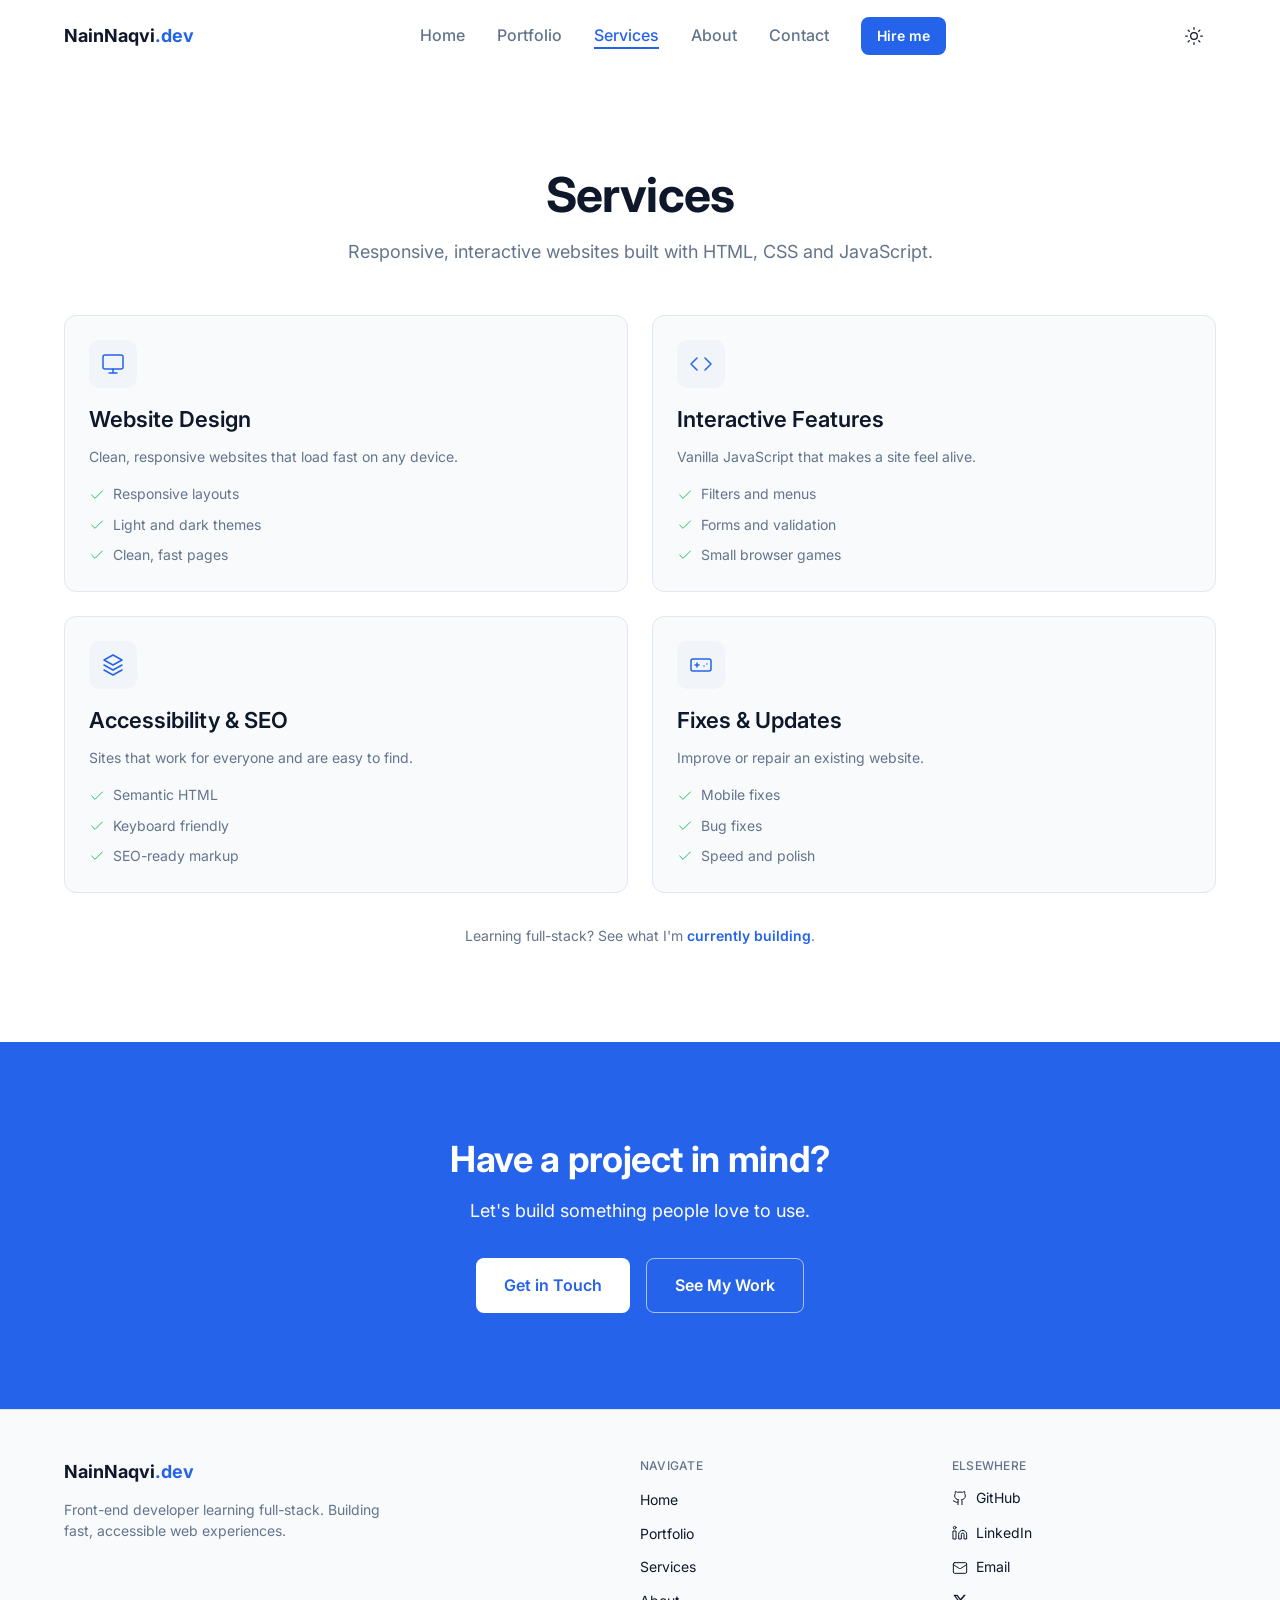
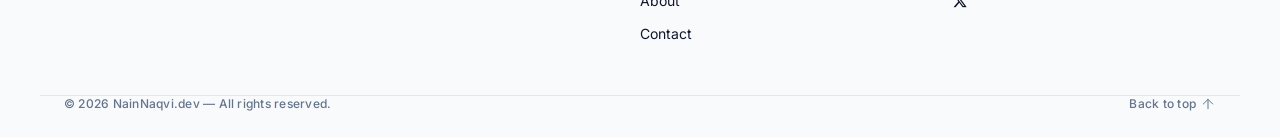
<file: services.html>
<!DOCTYPE html>
<html lang="en" data-theme="light">

<!-- ============================================================
     HEAD
     ============================================================ -->
<head>
  <meta charset="UTF-8">
  <meta name="viewport" content="width=device-width, initial-scale=1.0">
  <title>Services — NainNaqvi.dev</title>
  <meta name="description" content="Responsive websites, interactive JavaScript features, accessibility and SEO by Syed Hasnain Raza Naqvi, a front-end developer growing into full-stack.">
  <!-- Social Preview Tags (Open Graph & Twitter) -->
<meta property="og:type" content="website">
<meta property="og:title" content="Services — NainNaqvi.dev">
<meta property="og:description" content="Front-end developer building fast, accessible websites, and growing into full-stack.">
<meta property="og:image" content="https://images.unsplash.com/photo-1498050108023-c5249f4df085?w=1200&h=630&fit=crop">

<meta name="twitter:card" content="summary_large_image">
<meta name="twitter:title" content="Services — NainNaqvi.dev">
<meta name="twitter:description" content="Front-end developer building fast, accessible websites, and growing into full-stack.">
<meta name="twitter:image" content="https://images.unsplash.com/photo-1498050108023-c5249f4df085?w=1200&h=630&fit=crop">
  <link rel="icon" href="data:image/svg+xml,<svg xmlns='http://www.w3.org/2000/svg' viewBox='0 0 100 100'><rect width='100' height='100' rx='20' fill='%232563EB'/><text x='50' y='68' font-family='Arial,sans-serif' font-size='52' font-weight='700' fill='white' text-anchor='middle'>N</text></svg>">
  <link rel="preconnect" href="https://fonts.googleapis.com">
  <link rel="preconnect" href="https://fonts.gstatic.com" crossorigin>
  <link href="https://fonts.googleapis.com/css2?family=Inter:wght@400;500;600;700&display=swap" rel="stylesheet">

  <!-- ============================================================
       EXTERNAL STYLESHEET
       ============================================================ -->

   <link rel="stylesheet" href="stylesheet.css">
   <!-- Anti-flash script: Apply theme before page renders -->
<script>
  document.documentElement.classList.add('js');
  try {
    if (localStorage.getItem('theme') === 'dark') {
      document.documentElement.setAttribute('data-theme', 'dark');
    }
  } catch (e) {}
</script>

</head>

<!-- ============================================================
     BODY
     ============================================================ -->
<body>
  <a href="#main-content" class="skip-link">Skip to main content</a>

  <!-- ============================================================
       SVG SPRITE (ICONS + PROJECT PREVIEWS)
       ============================================================ -->
  <svg xmlns="http://www.w3.org/2000/svg" style="display:none" aria-hidden="true">

    <!-- ===== ICONS ===== -->
    <symbol id="i-sun" viewBox="0 0 24 24">
      <circle cx="12" cy="12" r="4"/>
      <path d="M12 2v2M12 20v2M4.93 4.93l1.41 1.41M17.66 17.66l1.41 1.41M2 12h2M20 12h2M6.34 17.66l-1.41 1.41M19.07 4.93l-1.41 1.41"/>
    </symbol>

    <symbol id="i-moon" viewBox="0 0 24 24">
      <path d="M21 12.79A9 9 0 1 1 11.21 3 7 7 0 0 0 21 12.79z"/>
    </symbol>

    <symbol id="i-menu" viewBox="0 0 24 24">
      <path d="M4 6h16M4 12h16M4 18h16"/>
    </symbol>

    <symbol id="i-x" viewBox="0 0 24 24">
      <path d="M18 6 6 18M6 6l12 12"/>
    </symbol>

    <symbol id="i-arrow-right" viewBox="0 0 24 24">
      <path d="M5 12h14"/>
      <path d="m12 5 7 7-7 7"/>
    </symbol>

    <symbol id="i-arrow-up" viewBox="0 0 24 24">
      <path d="m5 12 7-7 7 7M12 19V5"/>
    </symbol>

    <symbol id="i-monitor" viewBox="0 0 24 24">
      <rect x="2" y="3" width="20" height="14" rx="2"/>
      <path d="M8 21h8M12 17v4"/>
    </symbol>

    <symbol id="i-layers" viewBox="0 0 24 24">
      <path d="m12 2 9 5-9 5-9-5 9-5z"/>
      <path d="m3 12 9 5 9-5"/>
      <path d="m3 17 9 5 9-5"/>
    </symbol>

    <symbol id="i-code" viewBox="0 0 24 24">
      <path d="m16 18 6-6-6-6M8 6l-6 6 6 6"/>
    </symbol>

    <symbol id="i-gamepad" viewBox="0 0 24 24">
      <line x1="6" y1="12" x2="10" y2="12"/>
      <line x1="8" y1="10" x2="8" y2="14"/>
      <line x1="15" y1="13" x2="15.01" y2="13"/>
      <line x1="18" y1="11" x2="18.01" y2="11"/>
      <rect x="2" y="6" width="20" height="12" rx="2"/>
    </symbol>

    <symbol id="i-check" viewBox="0 0 24 24">
      <path d="M20 6 9 17l-5-5"/>
    </symbol>

    <symbol id="i-github" viewBox="0 0 24 24">
      <path d="M15 22v-4a4.8 4.8 0 0 0-1-3.5c3 0 6-2 6-5.5.08-1.25-.27-2.48-1-3.5.28-1.15.28-2.35 0-3.5 0 0-1 0-3 1.5-2.64-.5-5.36-.5-8 0C6 2 5 2 5 2c-.3 1.15-.3 2.35 0 3.5A5.4 5.4 0 0 0 4 9c0 3.5 3 5.5 6 5.5-.39.49-.68 1.05-.85 1.65-.17.6-.22 1.23-.15 1.85v4"/>
      <path d="M9 18c-4.51 2-5-2-7-2"/>
    </symbol>

    <symbol id="i-linkedin" viewBox="0 0 24 24">
      <path d="M16 8a6 6 0 0 1 6 6v7h-4v-7a2 2 0 0 0-2-2 2 2 0 0 0-2 2v7h-4v-7a6 6 0 0 1 6-6z"/>
      <rect width="4" height="12" x="2" y="9"/>
      <circle cx="4" cy="4" r="2"/>
    </symbol>

    <symbol id="i-mail" viewBox="0 0 24 24">
      <rect width="20" height="16" x="2" y="4" rx="2"/>
      <path d="m22 7-8.97 5.7a1.94 1.94 0 0 1-2.06 0L2 7"/>
    </symbol>
     
<symbol id="i-twitter" viewBox="0 0 24 24">
  <path d="M18.901 1.153h3.68l-8.04 9.19L24 22.846h-7.406l-5.8-7.584-6.638 7.584H.474l8.6-9.83L0 1.154h7.594l5.243 6.932ZM17.61 20.644h2.039L6.486 3.24H4.298Z"/>
</symbol>
    <!-- ===== PROJECT PREVIEWS ===== -->

    <!-- TaskFlow (teal kanban) -->
    <symbol id="img-taskflow" viewBox="0 0 640 360" preserveAspectRatio="xMidYMid slice">
      <rect width="640" height="360" fill="#0D9488"/>
      <rect x="40" y="40" width="180" height="280" rx="10" fill="#0F766E"/>
      <rect x="230" y="40" width="180" height="220" rx="10" fill="#0F766E"/>
      <rect x="420" y="40" width="180" height="250" rx="10" fill="#0F766E"/>
      <rect x="58" y="58" width="144" height="14" rx="4" fill="#5EEAD4"/>
      <rect x="58" y="86" width="120" height="60" rx="6" fill="#14B8A6"/>
      <rect x="58" y="158" width="144" height="60" rx="6" fill="#14B8A6"/>
      <rect x="58" y="230" width="100" height="60" rx="6" fill="#14B8A6"/>
      <rect x="248" y="58" width="144" height="14" rx="4" fill="#5EEAD4"/>
      <rect x="248" y="86" width="144" height="60" rx="6" fill="#14B8A6"/>
      <rect x="248" y="158" width="120" height="60" rx="6" fill="#14B8A6"/>
      <rect x="438" y="58" width="144" height="14" rx="4" fill="#5EEAD4"/>
      <rect x="438" y="86" width="144" height="60" rx="6" fill="#14B8A6"/>
    </symbol>

    <!-- Lumen (blue marketing page) -->
    <symbol id="img-lumen" viewBox="0 0 640 360" preserveAspectRatio="xMidYMid slice">
      <rect width="640" height="360" fill="#2563EB"/>
      <rect x="0" y="0" width="640" height="40" fill="#1D4ED8"/>
      <circle cx="24" cy="20" r="6" fill="#93C5FD"/>
      <rect x="48" y="14" width="60" height="12" rx="3" fill="#DBEAFE"/>
      <rect x="520" y="14" width="40" height="12" rx="3" fill="#DBEAFE"/>
      <rect x="572" y="14" width="44" height="12" rx="3" fill="#DBEAFE"/>
      <rect x="60" y="80" width="280" height="20" rx="4" fill="#FFFFFF"/>
      <rect x="60" y="110" width="240" height="20" rx="4" fill="#FFFFFF"/>
      <rect x="60" y="150" width="200" height="12" rx="3" fill="#BFDBFE"/>
      <rect x="60" y="170" width="180" height="12" rx="3" fill="#BFDBFE"/>
      <rect x="60" y="210" width="100" height="32" rx="6" fill="#FFFFFF"/>
      <rect x="380" y="80" width="200" height="160" rx="12" fill="#1D4ED8"/>
      <circle cx="480" cy="150" r="40" fill="#60A5FA"/>
      <rect x="60" y="290" width="120" height="40" rx="6" fill="#1D4ED8"/>
      <rect x="200" y="290" width="120" height="40" rx="6" fill="#1D4ED8"/>
      <rect x="340" y="290" width="120" height="40" rx="6" fill="#1D4ED8"/>
    </symbol>

    <!-- Pixel Runner (dark game) -->
    <symbol id="img-pixelrunner" viewBox="0 0 640 360" preserveAspectRatio="xMidYMid slice">
      <rect width="640" height="360" fill="#0F172A"/>
      <rect x="0" y="300" width="640" height="60" fill="#1E293B"/>
      <g fill="#3B82F6">
        <rect x="60" y="60" width="4" height="4"/>
        <rect x="120" y="90" width="4" height="4"/>
        <rect x="200" y="50" width="4" height="4"/>
        <rect x="300" y="100" width="4" height="4"/>
        <rect x="420" y="70" width="4" height="4"/>
        <rect x="520" y="110" width="4" height="4"/>
        <rect x="580" y="60" width="4" height="4"/>
        <rect x="350" y="40" width="4" height="4"/>
      </g>
      <g fill="#334155">
        <rect x="0" y="280" width="40" height="20"/>
        <rect x="80" y="280" width="40" height="20"/>
        <rect x="160" y="280" width="40" height="20"/>
        <rect x="240" y="280" width="40" height="20"/>
        <rect x="320" y="280" width="40" height="20"/>
        <rect x="400" y="280" width="40" height="20"/>
        <rect x="480" y="280" width="40" height="20"/>
        <rect x="560" y="280" width="40" height="20"/>
      </g>
      <rect x="80" y="230" width="40" height="50" fill="#3B82F6"/>
      <rect x="90" y="240" width="8" height="8" fill="#FFFFFF"/>
      <rect x="104" y="240" width="8" height="8" fill="#FFFFFF"/>
      <rect x="360" y="250" width="24" height="30" fill="#F59E0B"/>
      <rect x="366" y="256" width="12" height="6" fill="#FBBF24"/>
      <circle cx="260" cy="220" r="12" fill="#FBBF24"/>
      <circle cx="260" cy="220" r="6" fill="#F59E0B"/>
    </symbol>

  </svg>

  <!-- ============================================================
       NAVBAR
       ============================================================ -->
  <header class="navbar" id="navbar">

    <!-- Navbar: brand, desktop links, actions -->
    <div class="container navbar__inner">

      <!-- Brand / logo -->
   <a href="index.html" class="navbar__brand">NainNaqvi<span>.dev</span></a>

      <!-- Desktop navigation -->
      <nav class="nav-desktop" aria-label="Primary">
        <a href="index.html" class="nav-link">Home</a>
        <a href="portfolio.html" class="nav-link">Portfolio</a>
        <a href="services.html" class="nav-link" aria-current="page">Services</a>
        <a href="about.html" class="nav-link">About</a>
        <a href="contact.html" class="nav-link">Contact</a>
        <a href="contact.html" class="btn btn-primary btn-sm">Hire me</a>
      </nav>

      <!-- Navbar actions: mobile menu toggle + theme toggle -->
      <div class="navbar__actions">
        <button class="icon-btn nav-toggle" id="navToggle" aria-label="Open menu" aria-expanded="false">
          <svg class="icon icon-md" id="navToggleIcon" aria-hidden="true"><use href="#i-menu"/></svg>
        </button>
        <button class="icon-btn theme-toggle" id="themeToggle" aria-label="Toggle theme">
          <svg class="icon icon-md icon-sun" aria-hidden="true"><use href="#i-sun"/></svg>
          <svg class="icon icon-md icon-moon" aria-hidden="true"><use href="#i-moon"/></svg>
        </button>
      </div>

    </div>

    <!-- Mobile menu -->
    <div class="mobile-menu" id="mobileMenu">
      <a href="index.html" class="nav-link">Home</a>
      <a href="portfolio.html" class="nav-link">Portfolio</a>
      <a href="services.html" class="nav-link">Services</a>
      <a href="about.html" class="nav-link">About</a>
      <a href="contact.html" class="nav-link">Contact</a>
      <a href="contact.html" class="btn btn-primary">Hire me</a>
    </div>

  </header>

  <!-- ============================================================
       MAIN CONTENT
       ============================================================ -->
  <main id="main-content">

    <!-- =====  SERVICES ===== -->
    <section class="section" id="services">
  <div class="container">
    
    <div class="section-head reveal" style="text-align: center; max-width: 720px; margin: 0 auto 48px auto;">
      <h1 class="h1">Services</h1>
      <p class="body-lg text-muted" style="margin-top: 16px;">Responsive, interactive websites built with HTML, CSS and JavaScript.</p>
    </div>

    <div class="card-grid card-grid--services">
      
<article class="card service-card reveal">
  <div class="service-card__icon">
    <svg class="icon" aria-hidden="true"><use href="#i-monitor"/></svg>
  </div>
  <h3 class="h4">Website Design</h3>
  <p class="small text-muted">Clean, responsive websites that load fast on any device.</p>
  <ul class="checklist">
    <li><svg class="icon icon-sm" aria-hidden="true"><use href="#i-check"/></svg> Responsive layouts</li>
    <li><svg class="icon icon-sm" aria-hidden="true"><use href="#i-check"/></svg> Light and dark themes</li>
    <li><svg class="icon icon-sm" aria-hidden="true"><use href="#i-check"/></svg> Clean, fast pages</li>
  </ul>
</article>

<article class="card service-card reveal">
  <div class="service-card__icon">
    <svg class="icon" aria-hidden="true"><use href="#i-code"/></svg>
  </div>
  <h3 class="h4">Interactive Features</h3>
  <p class="small text-muted">Vanilla JavaScript that makes a site feel alive.</p>
  <ul class="checklist">
    <li><svg class="icon icon-sm" aria-hidden="true"><use href="#i-check"/></svg> Filters and menus</li>
    <li><svg class="icon icon-sm" aria-hidden="true"><use href="#i-check"/></svg> Forms and validation</li>
    <li><svg class="icon icon-sm" aria-hidden="true"><use href="#i-check"/></svg> Small browser games</li>
  </ul>
</article>

<article class="card service-card reveal">
  <div class="service-card__icon">
    <svg class="icon" aria-hidden="true"><use href="#i-layers"/></svg>
  </div>
  <h3 class="h4">Accessibility &amp; SEO</h3>
  <p class="small text-muted">Sites that work for everyone and are easy to find.</p>
  <ul class="checklist">
    <li><svg class="icon icon-sm" aria-hidden="true"><use href="#i-check"/></svg> Semantic HTML</li>
    <li><svg class="icon icon-sm" aria-hidden="true"><use href="#i-check"/></svg> Keyboard friendly</li>
    <li><svg class="icon icon-sm" aria-hidden="true"><use href="#i-check"/></svg> SEO-ready markup</li>
  </ul>
</article>

<article class="card service-card reveal">
  <div class="service-card__icon">
    <svg class="icon" aria-hidden="true"><use href="#i-gamepad"/></svg>
  </div>
  <h3 class="h4">Fixes &amp; Updates</h3>
  <p class="small text-muted">Improve or repair an existing website.</p>
  <ul class="checklist">
    <li><svg class="icon icon-sm" aria-hidden="true"><use href="#i-check"/></svg> Mobile fixes</li>
    <li><svg class="icon icon-sm" aria-hidden="true"><use href="#i-check"/></svg> Bug fixes</li>
    <li><svg class="icon icon-sm" aria-hidden="true"><use href="#i-check"/></svg> Speed and polish</li>
  </ul>
</article>

    </div>

    <p class="small text-muted" style="text-align: center; margin-top: 32px;">
      Learning full-stack? See what I'm <a href="about.html#currently-building" style="color: var(--color-primary); font-weight: 600;">currently building</a>.
    </p>

  </div>
</section>

    

    <!-- ===== 6. CTA BANNER ===== -->
    <section class="cta-banner" id="contact">
      <div class="container cta-banner__inner reveal">
        <h2 class="h2">Have a project in mind?</h2>
        <p class="body-lg">Let's build something people love to use.</p>
        <div class="cta-banner__actions">
          <a href="mailto:Nainnaqvi97@gmail.com" class="btn btn-lg cta-btn-light">Get in Touch</a>
          <a href="portfolio.html" class="btn btn-outline btn-lg cta-btn-outline">See My Work</a>
        </div>
      </div>
    </section>

  </main>

  <!-- ============================================================
       FOOTER
       ============================================================ -->
  <footer class="footer">

    <!-- Footer: brand, navigation, social links -->
    <div class="container footer__grid">

      <!-- Footer column: brand + tagline -->
      <div>
        <a href="index.html" class="navbar__brand">NainNaqvi<span>.dev</span></a>
        <p class="small text-muted footer__tag">Front-end developer learning full-stack. Building fast, accessible web experiences.</p>
      </div>

      <!-- Footer column: navigation links -->
      <div>
        <h4 class="caption footer__heading">Navigate</h4>
        <ul class="footer__links">
  <li><a href="index.html">Home</a></li>
  <li><a href="portfolio.html">Portfolio</a></li>
  <li><a href="services.html">Services</a></li>
  <li><a href="about.html">About</a></li>
  <li><a href="contact.html">Contact</a></li>
</ul>
      </div>

      <!-- Footer column: social links -->
      <div>
        <h4 class="caption footer__heading">Elsewhere</h4>
   <ul class="footer__links footer__social">
  <li><a href="https://github.com/NainNaqvi-dev" target="_blank" rel="noopener noreferrer"><svg class="icon icon-sm" aria-hidden="true"><use href="#i-github"/></svg> GitHub</a></li>
  <li><a href="https://www.linkedin.com/in/nain-naqvi-898224426/" target="_blank" rel="noopener noreferrer"><svg class="icon icon-sm" aria-hidden="true"><use href="#i-linkedin"/></svg> LinkedIn</a></li>
  <li><a href="mailto:Nainnaqvi97@gmail.com"><svg class="icon icon-sm" aria-hidden="true"><use href="#i-mail"/></svg> Email</a></li>
  <li><a href="https://x.com/NainNaqvidev" target="_blank" rel="noopener noreferrer" aria-label="X"><svg class="icon icon-sm" aria-hidden="true"><use href="#i-twitter"/></svg></a></li>
</ul>
      </div>

    </div>

    <!-- Footer bottom bar: copyright + back to top -->
    <div class="container footer__bottom">
      <span class="caption text-muted">© 2026 NainNaqvi.dev — All rights reserved.</span>
      <a href="#" class="caption footer__top">
        Back to top
        <svg class="icon icon-sm" aria-hidden="true"><use href="#i-arrow-up"/></svg>
      </a>
    </div>
  </footer>

  <!-- ============================================================
       EXTERNAL SCRIPT
       ============================================================ -->

       <script src="main.js"></script>

</body>
</html>
</file>
<file: stylesheet.css>
/* ============================================================
   DESIGN TOKENS (CSS VARIABLES)
   ============================================================ */

:root {
  --color-primary: #2563EB;
  --color-primary-hover: #1D4ED8;
  --color-secondary: #0D9488;
  --color-bg: #FFFFFF;
  --color-surface: #F8FAFC;
  --color-surface-alt: #F1F5F9;
  --color-text: #0F172A;
  --color-text-muted: #64748B;
  --color-border: #E2E8F0;
  --color-success: #22C55E;
  --radius-btn: 8px;
  --radius-card: 12px;
  --radius-icon: 10px;
  --font-sans: "Inter", system-ui, -apple-system, "Segoe UI", Roboto, Arial, sans-serif;
  --font-mono: ui-monospace, "SF Mono", Menlo, Consolas, monospace;
}


/* ============================================================
   BASE RESET
   ============================================================ */

*,
*::before,
*::after {
  box-sizing: border-box;
  margin: 0;
  padding: 0;
}


/* ============================================================
   BASE ELEMENTS
   ============================================================ */

body {
  font-family: var(--font-sans);
  background: var(--color-bg);
  color: var(--color-text);
  font-size: 16px;
  line-height: 1.6;
}

img,
svg {
  display: block;
  max-width: 100%;
}

a {
  color: inherit;
  text-decoration: none;
}

ul {
  list-style: none;
}

button {
  font: inherit;
  cursor: pointer;
  border: none;
  background: none;
  color: inherit;
}


/* ============================================================
   TYPOGRAPHY
   ============================================================ */

.h1 {
  font-size: 32px;
  font-weight: 700;
  line-height: 1.1;
  letter-spacing: -0.02em;
}

.h2 {
  font-size: 28px;
  font-weight: 700;
  line-height: 1.2;
  letter-spacing: -0.01em;
}

.h3 {
  font-size: 24px;
  font-weight: 600;
  line-height: 1.3;
}

.h4 {
  font-size: 20px;
  font-weight: 600;
  line-height: 1.4;
}

.body-lg {
  font-size: 17px;
  line-height: 1.6;
}

.body {
  font-size: 16px;
  line-height: 1.6;
}

.small {
  font-size: 14px;
  line-height: 1.5;
}

.caption {
  font-size: 12px;
  font-weight: 500;
  line-height: 1.4;
  letter-spacing: 0.02em;
}

.text-muted {
  color: var(--color-text-muted);
}

.font-600 {
  font-weight: 600;
}


/* ============================================================
   LAYOUT
   ============================================================ */

.container {
  max-width: 1200px;
  margin: 0 auto;
  padding: 0 16px;
}

.section {
  padding: 48px 0;
}

.section--alt {
  background: var(--color-surface-alt);
}


/* ============================================================
   BUTTONS
   ============================================================ */

.btn {
  display: inline-flex;
  align-items: center;
  justify-content: center;
  gap: 8px;
  font-weight: 600;
  font-size: 16px;
  padding: 12px 24px;
  border-radius: var(--radius-btn);
  transition: all 0.25s ease;
}

.btn-lg {
  padding: 14px 28px;
}

.btn-sm {
  padding: 8px 16px;
  font-size: 14px;
}

.btn-primary {
  background: var(--color-primary);
  color: #FFFFFF;
}

.btn-primary:hover {
  background: var(--color-primary-hover);
}

.btn-outline {
  background: transparent;
  color: var(--color-primary);
  border: 1.5px solid var(--color-primary);
}

.btn-outline:hover {
  background: rgba(37, 99, 235, 0.08);
}


/* ============================================================
   ICONS
   ============================================================ */

.icon {
  width: 24px;
  height: 24px;
  fill: none;
  stroke: currentColor;
  stroke-width: 1.5;
  stroke-linecap: round;
  stroke-linejoin: round;
}

.icon-sm {
  width: 16px;
  height: 16px;
}

.icon-md {
  width: 20px;
  height: 20px;
}


/* ============================================================
   NAVBAR
   ============================================================ */

.navbar {
  position: sticky;
  top: 0;
  z-index: 50;
  background: transparent;
  border-bottom: 1px solid transparent;
  box-shadow: none;
  transition: background 0.25s ease, box-shadow 0.25s ease, border-color 0.25s ease;
}

.navbar.is-scrolled,
.navbar:has(.mobile-menu.is-open) {
  background: var(--color-surface);
  border-bottom: 1px solid var(--color-border);
  box-shadow: 0 1px 8px rgba(15, 23, 42, 0.06);
}

.navbar__inner {
  display: flex;
  align-items: center;
  justify-content: space-between;
  height: 72px;
}

.navbar__brand {
  font-size: 18px;
  font-weight: 700;
}

.navbar__brand span {
  color: var(--color-primary);
}

.navbar__actions {
  display: flex;
  align-items: center;
  gap: 8px;
}

.nav-desktop {
  display: none;
}


/* ============================================================
   NAVBAR ICON BUTTONS
   ============================================================ */

.icon-btn {
  display: inline-flex;
  align-items: center;
  justify-content: center;
  width: 44px;
  height: 44px;
  border-radius: var(--radius-btn);
  transition: background 0.15s ease;
}

.icon-btn:hover {
  background: var(--color-surface-alt);
}

.theme-toggle .icon-moon {
  display: none;
}


/* ============================================================
   MOBILE MENU
   ============================================================ */

.mobile-menu {
  position: absolute;
  top: 72px;
  left: 0;
  right: 0;
  display: flex;
  flex-direction: column;
  gap: 4px;
  padding: 16px;
  background: var(--color-surface);
  border-bottom: 1px solid var(--color-border);
  box-shadow: 0 12px 24px rgba(15, 23, 42, 0.08);
  visibility: hidden;
  opacity: 0;
  transform: translateY(-8px);
  transition: opacity 0.25s ease, visibility 0.25s ease, transform 0.25s ease;
}

.mobile-menu .nav-link {
  padding: 12px 8px;
  color: var(--color-text-muted);
  font-weight: 500;
}

.mobile-menu .btn {
  margin-top: 8px;
  justify-content: center;
}

.mobile-menu.is-open {
  visibility: visible;
  opacity: 1;
  transform: translateY(0);
}


/* ============================================================
   HERO
   ============================================================ */

.hero {
  padding: 32px 0 64px 0;
}

.hero__grid {
  display: grid;
  gap: 48px;
}

.hero__status {
  display: inline-flex;
  align-items: center;
  gap: 8px;
  font-size: 14px;
  font-weight: 500;
  color: var(--color-text-muted);
  padding: 6px 14px;
  border-radius: 999px;
  background: var(--color-surface-alt);
  border: 1px solid var(--color-border);
  margin-bottom: 24px;
}

.status-dot {
  width: 8px;
  height: 8px;
  border-radius: 50%;
  background: var(--color-success);
}

.hero__sub {
  margin-top: 16px;
  color: var(--color-text-muted);
}

.hero__cta {
  display: flex;
  flex-wrap: wrap;
  gap: 16px;
  margin-top: 32px;
}

.hero__photo {
  position: relative;
  border-radius: var(--radius-card);
  overflow: hidden;
  border: 1px solid var(--color-border);
  aspect-ratio: 4/5;
  max-width: 480px;
  margin: 0 auto;
}

.hero__photo svg,
.hero__photo img {
  width: 100%;
  height: 100%;
  object-fit: cover;
}


/* ============================================================
   FLOATING TAGS
   ============================================================ */

.float-tag {
  position: absolute;
  z-index: 2;
  font-family: var(--font-mono);
  font-size: 13px;
  font-weight: 500;
  padding: 6px 12px;
  border-radius: 999px;
  background: var(--color-bg);
  color: var(--color-text);
  border: 1px solid var(--color-border);
  box-shadow: 0 8px 20px rgba(15, 23, 42, 0.12);
}

.float-tag--1 {
  top: 16%;
  left: 8px;
  color: var(--color-primary);
}

.float-tag--2 {
  top: 48%;
  right: 8px;
  color: var(--color-secondary);
}

.float-tag--3 {
  bottom: 16%;
  right: 8px;
  color: var(--color-primary);
}

@media (min-width: 1025px) {
  .float-tag--1 {
    left: -8px;
  }
  .float-tag--3 {
    right: -8px;
  }
}

/* ============================================================
   SECTION HEADING
   ============================================================ */

.section-head {
  margin-bottom: 32px;
}

.section-head p {
  margin-top: 16px;
}

.section-head--row {
  display: flex;
  flex-direction: column;
  align-items: flex-start;
  gap: 12px;
}

.section-head--row .btn-text {
  margin-top: 0;
  align-self: flex-start;
}

@media (min-width: 601px) {
  .section-head--row {
    flex-direction: row;
    justify-content: space-between;
    align-items: flex-end;
  }
}


/* ============================================================
   CARD GRID
   ============================================================ */

.card-grid {
  display: grid;
  gap: 16px;
  grid-template-columns: 1fr;
}

.card-grid--services {
  grid-template-columns: 1fr;
}

.services-cta {
  display: flex;
  justify-content: center;
  margin-top: 32px;
}

.services-cta .btn-text {
  margin-top: 0;
  align-self: auto;
}

@media (min-width: 601px) {
  .card-grid--services {
    grid-template-columns: repeat(2, 1fr);
  }
}

@media (min-width: 1025px) {
  .card-grid--services {
    grid-template-columns: repeat(2, 1fr);
  }
}


/* ============================================================
   BASE CARD
   ============================================================ */

.card {
  background: var(--color-surface);
  border: 1px solid var(--color-border);
  border-radius: var(--radius-card);
  display: flex;
  flex-direction: column;
  overflow: hidden;
  transition: transform 0.25s ease, box-shadow 0.25s ease, border-color 0.25s ease;
}

.card:hover {
  transform: translateY(-4px);
  box-shadow: 0 12px 24px rgba(15, 23, 42, 0.08);
  border-color: rgba(37, 99, 235, 0.4);
}


/* ============================================================
   PROJECT CARD
   ============================================================ */

.clamp-2 {
  display: -webkit-box;
  -webkit-line-clamp: 2;
  -webkit-box-orient: vertical;
  overflow: hidden;
}

.project-card__media {
  aspect-ratio: 16/9;
  background: var(--color-surface-alt);
}

.project-card__media img {
  width: 100%;
  height: 100%;
  object-fit: cover;
  transition: transform 0.25s ease;
}

.project-card:hover .project-card__media img {
  transform: scale(1.05);
}

.project-card__body {
  padding: 24px;
  display: flex;
  flex-direction: column;
  gap: 12px;
}


/* ============================================================
   TAGS AND BADGES
   ============================================================ */

.tag {
  align-self: flex-start;
  font-size: 12px;
  font-weight: 500;
  color: #0F766E; /* Darker teal for contrast */
  background: rgba(13, 148, 136, 0.1);
  padding: 4px 10px;
  border-radius: 999px;
}

.tech-badges {
  display: flex;
  flex-wrap: wrap;
  gap: 6px;
}

.tech-badge {
  font-family: var(--font-mono);
  font-size: 12px;
  font-weight: 500;
  padding: 2px 8px;
  border-radius: 6px;
  background: var(--color-surface-alt);
  color: var(--color-text-muted);
  border: 1px solid var(--color-border);
}


/* ============================================================
   TEXT BUTTON
   ============================================================ */

.btn-text {
  display: inline-flex;
  align-items: center;
  gap: 8px;
  color: var(--color-primary);
  font-weight: 600;
  font-size: 14px;
  margin-top: 4px;
  align-self: flex-start;
  transition: color 0.15s ease;
}

.btn-text:hover {
  color: var(--color-primary-hover);
  text-decoration: underline;
}

.btn-text .icon {
  transition: transform 0.15s ease;
}

.btn-text:hover .icon {
  transform: translateX(2px);
}


/* ============================================================
   SERVICE CARD
   ============================================================ */

.service-card {
  padding: 24px;
  display: flex;
  flex-direction: column;
  gap: 12px;
}

.service-card__icon {
  width: 48px;
  height: 48px;
  border-radius: var(--radius-icon);
  background: var(--color-surface-alt);
  color: var(--color-primary);
  display: flex;
  align-items: center;
  justify-content: center;
  margin-bottom: 4px;
}

.checklist {
  display: flex;
  flex-direction: column;
  gap: 8px;
  margin-top: 4px;
}

.checklist li {
  display: flex;
  align-items: center;
  gap: 8px;
  font-size: 14px;
  color: var(--color-text-muted);
}

.checklist .icon {
  color: var(--color-success);
}

/* Keep anchor targets clear of the sticky navbar */
#currently-building {
  scroll-margin-top: 72px;
}

/* ============================================================
   STATS STRIP
   ============================================================ */

.stats__grid {
  display: grid;
  grid-template-columns: repeat(2, 1fr);
  gap: 32px;
  text-align: center;
}

.stat {
  display: flex;
  flex-direction: column;
  gap: 8px;
}

.stat__value {
  font-size: 40px;
  font-weight: 700;
  letter-spacing: -0.02em;
  color: var(--color-primary);
  line-height: 1;
}

.stat__label {
  font-size: 14px;
  color: var(--color-text-muted);
}


/* ============================================================
   TESTIMONIALS
   ============================================================ */

.testimonial-card {
  padding: 24px;
  display: flex;
  flex-direction: column;
  gap: 16px;
}

.testimonial-card .body {
  color: var(--color-text);
}

.testimonial-card__footer {
  display: flex;
  align-items: center;
  gap: 12px;
  padding-top: 16px;
  border-top: 1px solid var(--color-border);
  margin-top: auto;
}

.avatar {
  width: 40px;
  height: 40px;
  border-radius: 50%;
  display: flex;
  align-items: center;
  justify-content: center;
  font-size: 14px;
  font-weight: 700;
  color: #FFFFFF;
  flex-shrink: 0;
}

.avatar--1 {
  background: #2563EB;
}

.avatar--2 {
  background: #0D9488;
}

.avatar--3 {
  background: #7C3AED;
}


/* ============================================================
   CTA BANNER
   ============================================================ */

.cta-banner {
  background: var(--color-primary);
  color: #FFFFFF;
  padding: 64px 0;
}

.cta-banner__inner {
  display: flex;
  flex-direction: column;
  align-items: center;
  text-align: center;
  gap: 16px;
}

.cta-banner__inner h2,
.cta-banner__inner p {
  color: #FFFFFF;
}

.cta-banner__actions {
  display: flex;
  flex-wrap: wrap;
  justify-content: center;
  gap: 16px;
  margin-top: 16px;
}

.cta-btn-light {
  background: #FFFFFF;
  color: var(--color-primary);
}

.cta-btn-light:hover {
  background: var(--color-surface-alt);
}

.cta-btn-outline {
  background: transparent;
  color: #FFFFFF;
  border: 1.5px solid rgba(255, 255, 255, 0.6);
}

.cta-btn-outline:hover {
  background: rgba(255, 255, 255, 0.15);
  border-color: #FFFFFF;
}


/* ============================================================
   FOOTER
   ============================================================ */

.footer {
  background: var(--color-surface);
  border-top: 1px solid var(--color-border);
  padding: 48px 0 24px;
}

.footer__grid {
  display: grid;
  gap: 32px;
  grid-template-columns: 1fr;
}

.footer__tag {
  margin-top: 12px;
  max-width: 320px;
}

.footer__heading {
  color: var(--color-text-muted);
  text-transform: uppercase;
  margin-bottom: 12px;
}

.footer__links {
  display: flex;
  flex-direction: column;
  gap: 8px;
}

.footer__links a {
  color: var(--color-text);
  font-size: 14px;
  transition: color 0.15s ease;
}

.footer__links a:hover {
  color: var(--color-primary);
}

.footer__social a {
  display: inline-flex;
  align-items: center;
  gap: 8px;
}

.footer__bottom {
  display: flex;
  justify-content: space-between;
  align-items: center;
  flex-wrap: wrap;
  gap: 12px;
  margin-top: 48px;
  padding-top: 24px;
  border-top: 1px solid var(--color-border);
}

.footer__top {
  display: inline-flex;
  align-items: center;
  gap: 4px;
  color: var(--color-text-muted);
}

.footer__top:hover {
  color: var(--color-primary);
}


/* ============================================================
   TABLET (601px and up)
   ============================================================ */

@media (min-width: 601px) {
  .container {
    padding: 0 24px;
  }

  .section {
    padding: 64px 0;
  }

  .section-head {
    margin-bottom: 48px;
  }

  .card-grid {
    grid-template-columns: repeat(2, 1fr);
    gap: 24px;
  }

  .stats__grid {
    grid-template-columns: repeat(4, 1fr);
  }

  .footer__grid {
    grid-template-columns: 2fr 1fr 1fr;
    gap: 48px;
  }
}


/* ============================================================
   DESKTOP (1025px and up)
   ============================================================ */

@media (min-width: 1025px) {
  .section {
    padding: 96px 0;
  }

  .hero {
    padding: 128px 0;
    min-height: calc(100vh - 72px);
    display: flex;
    align-items: center;
  }

  .hero .container {
    width: 100%;
  }

  .hero__grid {
    grid-template-columns: 1.1fr 0.9fr;
    gap: 64px;
    align-items: center;
  }

  .card-grid {
    grid-template-columns: repeat(3, 1fr);
  }

  .card-grid--services {
    grid-template-columns: repeat(2, 1fr);
  }

  .cta-banner {
    padding: 96px 0;
  }

  /* Hide the mobile dropdown on desktop */
  .mobile-menu {
    display: none;
  }

  /* Navbar: hide mobile toggle, show desktop links */
  .nav-toggle {
    display: none;
  }

  .nav-desktop {
    display: flex;
    align-items: center;
    gap: 32px;
  }

  .nav-link {
    color: var(--color-text-muted);
    font-size: 16px;
    font-weight: 500;
    transition: color 0.15s ease;
  }

  .nav-link:hover {
    color: var(--color-primary);
  }

  /* Typography jumps to desktop sizes */
  .h1 { font-size: 48px; }
  .h2 { font-size: 36px; }
  .h3 { font-size: 28px; }
  .h4 { font-size: 22px; }
  .body-lg { font-size: 18px; }
}

/* ============================================================
   PORTFOLIO PAGE SPECIFIC
   ============================================================ */

/* 1. Filter Buttons */
.filter-btn {
  padding: 8px 16px;
  border-radius: var(--radius-btn);
  border: 1px solid var(--color-border);
  background: transparent;
  color: var(--color-text-muted);
  font-size: 14px;
  font-weight: 500;
  cursor: pointer;
  transition: all 0.2s ease;
}

.filter-btn:hover {
  background: var(--color-surface-alt);
  color: var(--color-text);
}

.filter-btn.is-active {
  background: var(--color-primary);
  border-color: var(--color-primary);
  color: #FFFFFF;
}

/* 2. Portfolio Grid */
.card-grid--portfolio {
  display: grid;
  gap: 16px;
  grid-template-columns: 1fr; /* Mobile: 1 column */
}

@media (min-width: 601px) {
  .card-grid--portfolio {
    grid-template-columns: repeat(2, 1fr); /* Tablet: 2 columns */
    gap: 24px;
  }
}

@media (min-width: 1025px) {
  .card-grid--portfolio {
    grid-template-columns: repeat(3, 1fr); /* Desktop: 3 columns */
  }
}

/* ============================================================
   SCROLL REVEAL
   ============================================================ */

.js .reveal {
  opacity: 0;
  transform: translateY(16px);
  transition: opacity 0.4s ease, transform 0.4s ease;
}

.js .reveal.is-visible {
  opacity: 1;
  transform: none;
}

/* Keep the card hover lift working after the reveal animation */
.card.reveal.is-visible:hover {
  transform: translateY(-4px);
}


/* ============================================================
   ACCESSIBILITY: REDUCED MOTION
   ============================================================ */

@media (prefers-reduced-motion: reduce) {
  *,
  *::before,
  *::after {
    animation-duration: 0.01ms !important;
    transition-duration: 0.01ms !important;
    scroll-behavior: auto !important;
  }

  .js .reveal {
    opacity: 1;
    transform: none;
  }
}


/* ============================================================
   DARK MODE
   ============================================================ */

[data-theme="dark"] {
  --color-primary: #3B82F6;
  --color-primary-hover: #60A5FA;
  --color-secondary: #14B8A6;
  --color-bg: #0F172A;
  --color-surface: #1E293B;
  --color-surface-alt: #334155;
  --color-text: #F1F5F9;
  --color-text-muted: #94A3B8;
  --color-border: #334155;
  --color-success: #4ADE80;
}

/* Swap sun → moon in dark mode */
[data-theme="dark"] .theme-toggle .icon-sun {
  display: none;
}

[data-theme="dark"] .theme-toggle .icon-moon {
  display: block;
}

/* Dark mode: stronger tag tint for contrast */
[data-theme="dark"] .tag {
  color: #5EEAD4; /* Lighter teal for dark mode */
  background: rgba(20, 184, 166, 0.15);
}

/* Dark mode: lighter avatar backgrounds so initials stay readable */
[data-theme="dark"] .avatar--1 {
  background: #3B82F6;
}

[data-theme="dark"] .avatar--2 {
  background: #14B8A6;
}

[data-theme="dark"] .avatar--3 {
  background: #8B5CF6;
}

/* ============================================================
   PROJECT DETAIL PAGE
   ============================================================ */

.project-detail__media {
  width: 100%;
  aspect-ratio: 16/9;
  background: var(--color-surface-alt);
  border-radius: var(--radius-card);
  overflow: hidden;
  border: 1px solid var(--color-border);
  margin-bottom: 32px;
}

.project-detail__media svg {
  width: 100%;
  height: 100%;
  object-fit: cover;
}

.project-detail__actions {
  display: flex;
  gap: 16px;
  flex-wrap: wrap;
}

/* ============================================================
   ABOUT PAGE
   ============================================================ */

.about__grid {
  display: grid;
  gap: 48px;
  align-items: center;
}

@media (min-width: 1025px) {
  .about__grid {
    grid-template-columns: 1fr 1fr;
  }
}

/* ============================================================
   CONTACT FORM
   ============================================================ */

.contact-form {
  max-width: 600px;
  margin: 0 auto;
  background: var(--color-surface);
  padding: 32px;
  border-radius: var(--radius-card);
  border: 1px solid var(--color-border);
}

.form-group {
  display: flex;
  flex-direction: column;
  gap: 8px;
  margin-bottom: 24px;
}

.form-group label {
  font-size: 14px;
  font-weight: 600;
  color: var(--color-text);
}

.form-group input,
.form-group textarea {
  width: 100%;
  padding: 12px 16px;
  border: 1px solid var(--color-border);
  border-radius: var(--radius-btn);
  background: var(--color-bg);
  color: var(--color-text);
  font-family: inherit;
  font-size: 16px;
  transition: border-color 0.2s ease, box-shadow 0.2s ease;
}

.form-group input:focus,
.form-group textarea:focus {
  outline: none;
  border-color: var(--color-primary);
  box-shadow: 0 0 0 3px rgba(37, 99, 235, 0.15);
}

.form-group textarea {
  resize: vertical;
  min-height: 120px;
}

/* ============================================================
   FORM STATUS MESSAGES
   ============================================================ */

.form-status {
  margin-top: 16px;
  text-align: center;
  min-height: 1.5em;
}

.form-status.is-success {
  color: var(--color-success);
}

.form-status.is-error {
  color: #DC2626;
}

/* ============================================================
   FIX FOR SOLID X (TWITTER) ICON
   ============================================================ */

/* Make the X icon slightly smaller to match visual weight */
[href="#i-twitter"] use, 
.icon use[href="#i-twitter"] {
  fill: currentColor;
  stroke: none;
  transform: scale(0.85); /* This shrinks the icon by 15% */
  transform-origin: center;
}

/* ============================================================
   ACCESSIBILITY FIXES
   ============================================================ */

/* Skip link */
.skip-link {
  position: absolute;
  top: -100px;
  left: 16px;
  background: var(--color-primary);
  color: white;
  padding: 12px 24px;
  border-radius: var(--radius-btn);
  z-index: 999;
  transition: top 0.2s ease;
}

.skip-link:focus {
  top: 16px;
}

/* ============================================================
   CURRENT PAGE LINK IN NAVBAR
   ============================================================ */

.nav-link[aria-current="page"],
.mobile-menu .nav-link[aria-current="page"] {
  color: var(--color-primary);
  text-decoration: underline;
  text-decoration-thickness: 2px;
  text-underline-offset: 6px;
}
</file>
